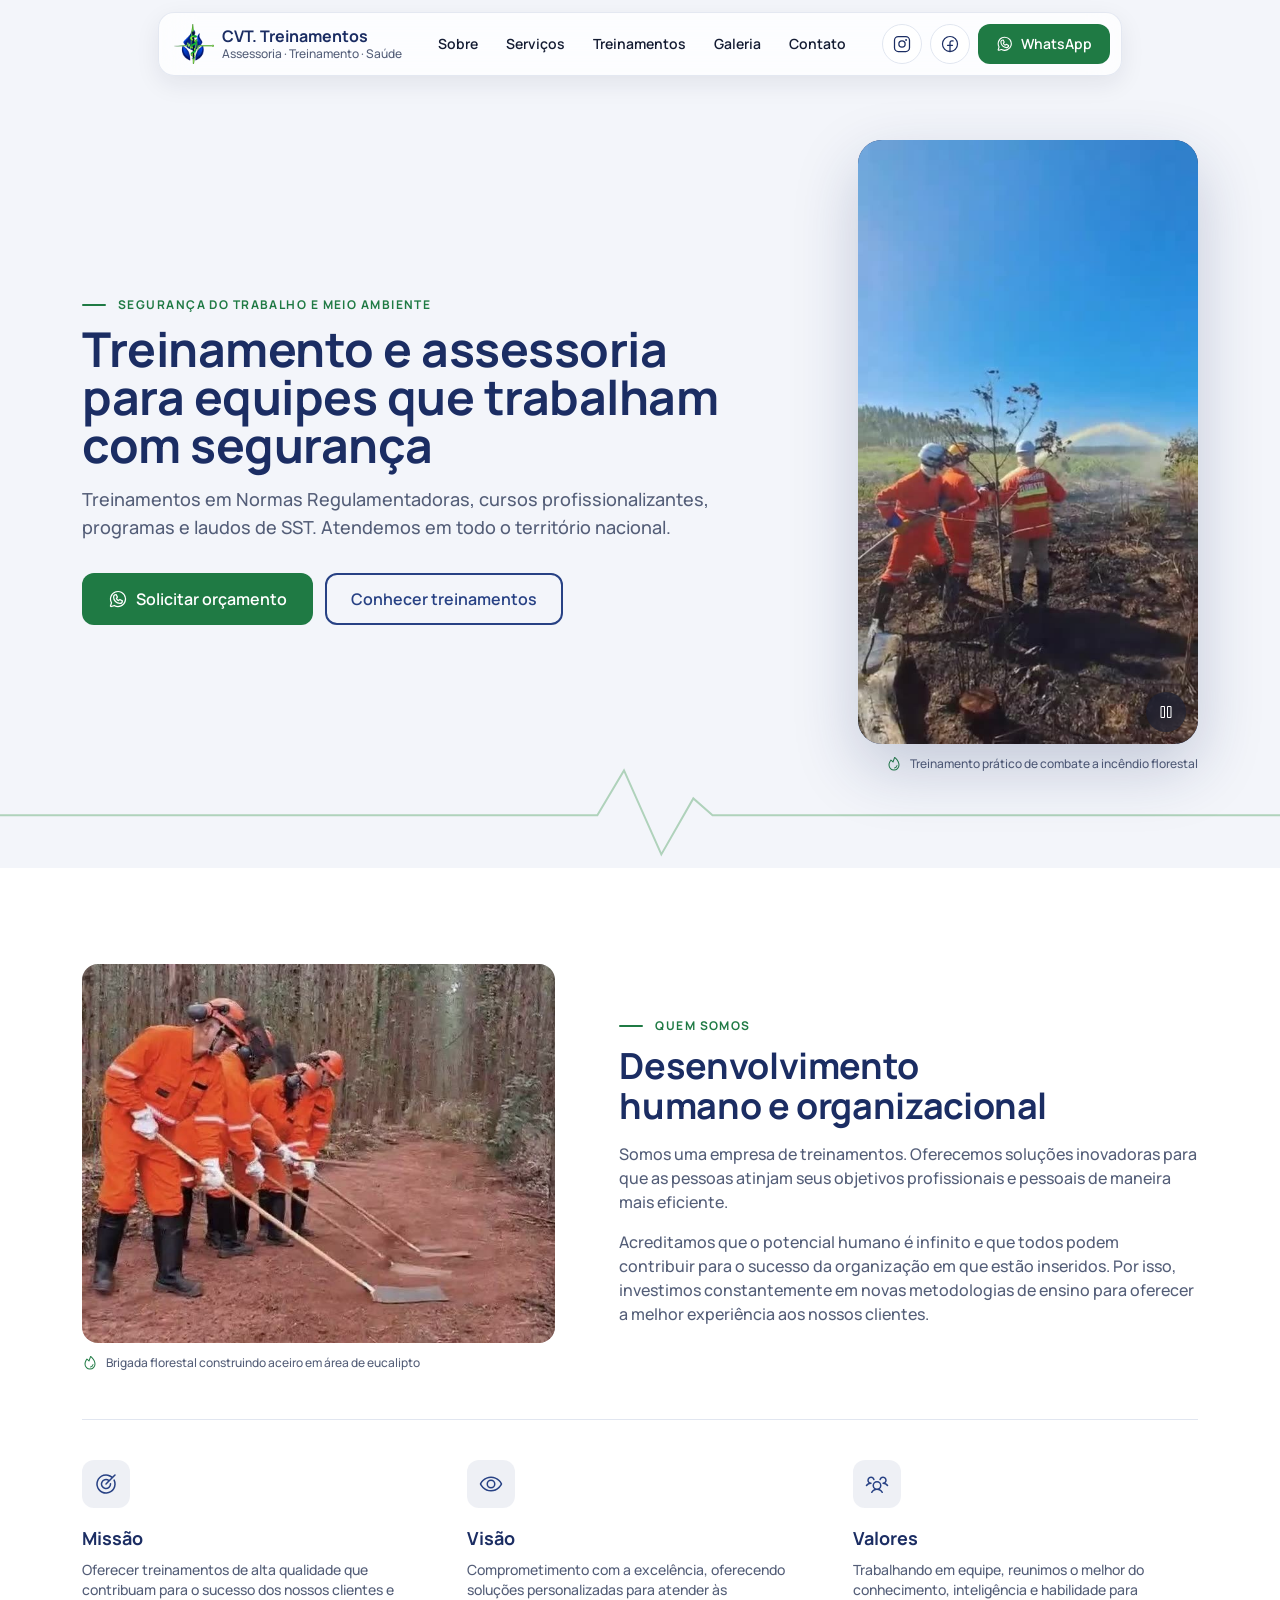
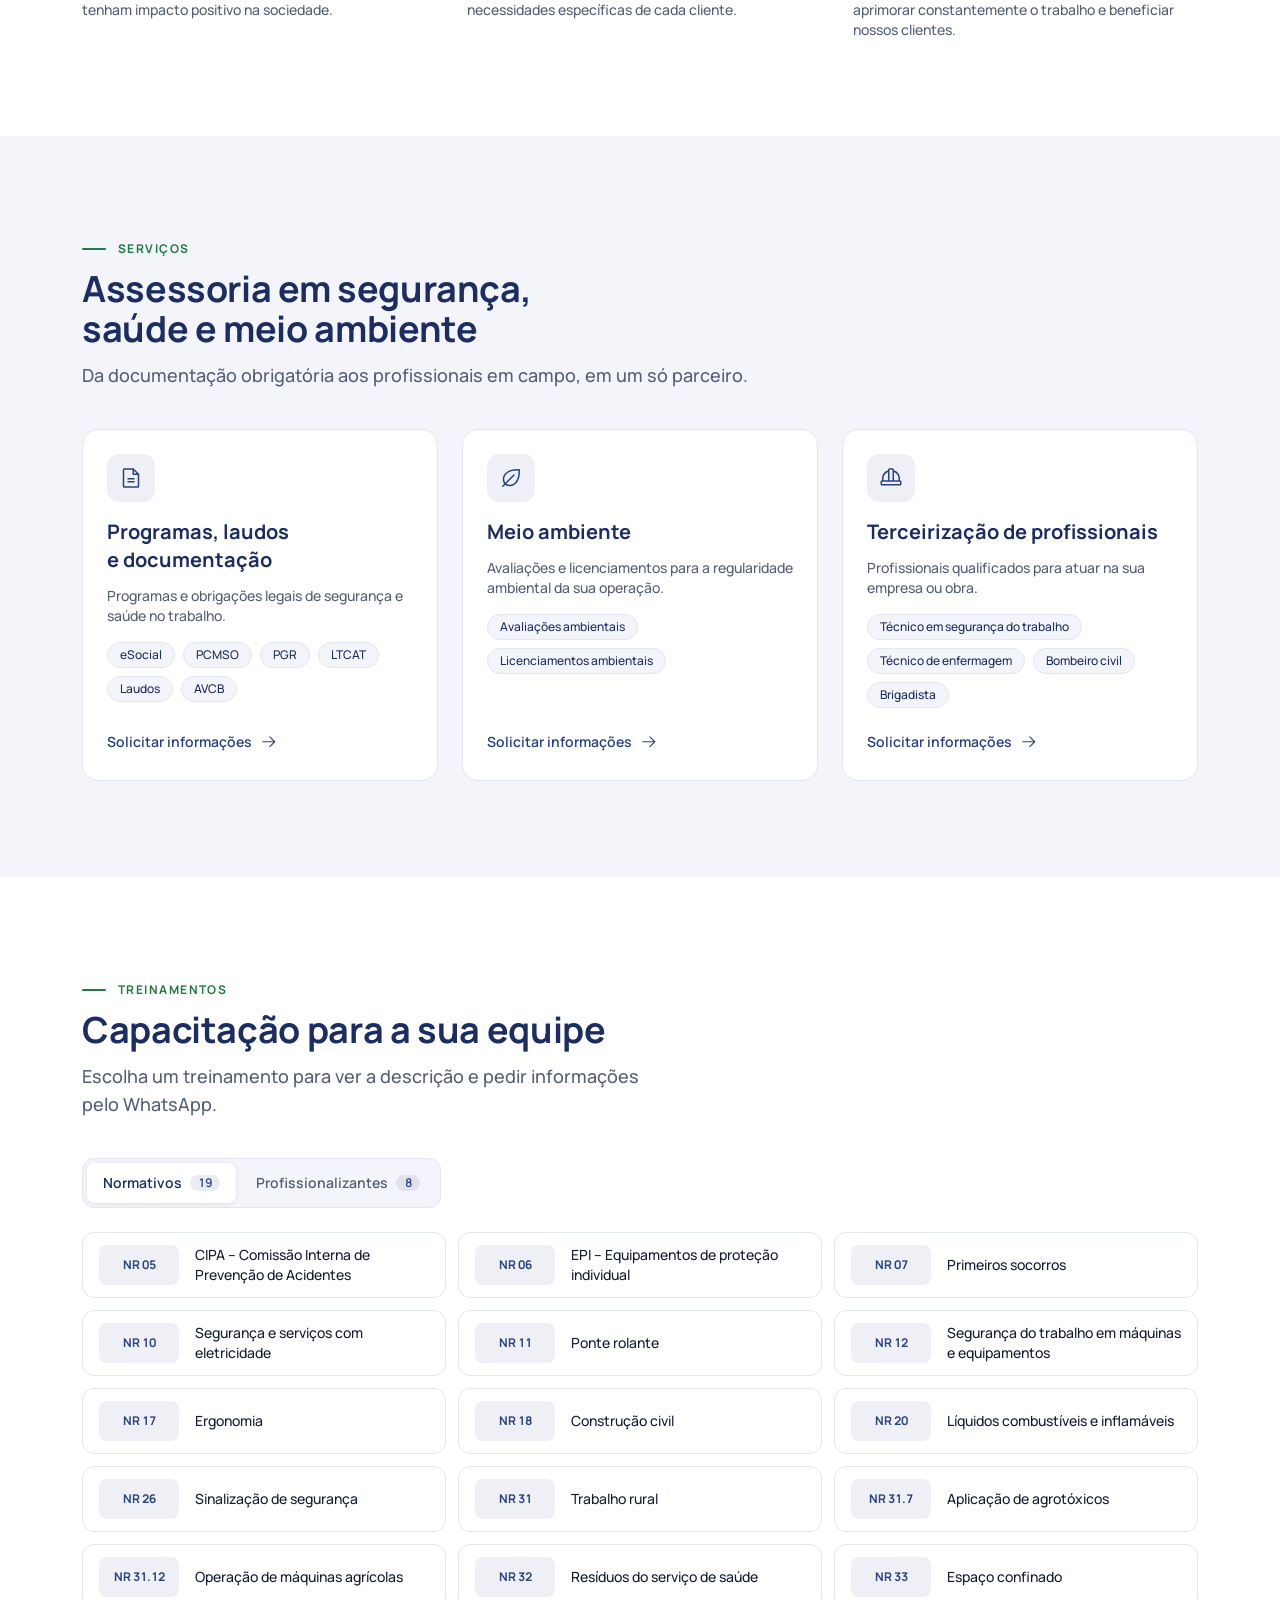
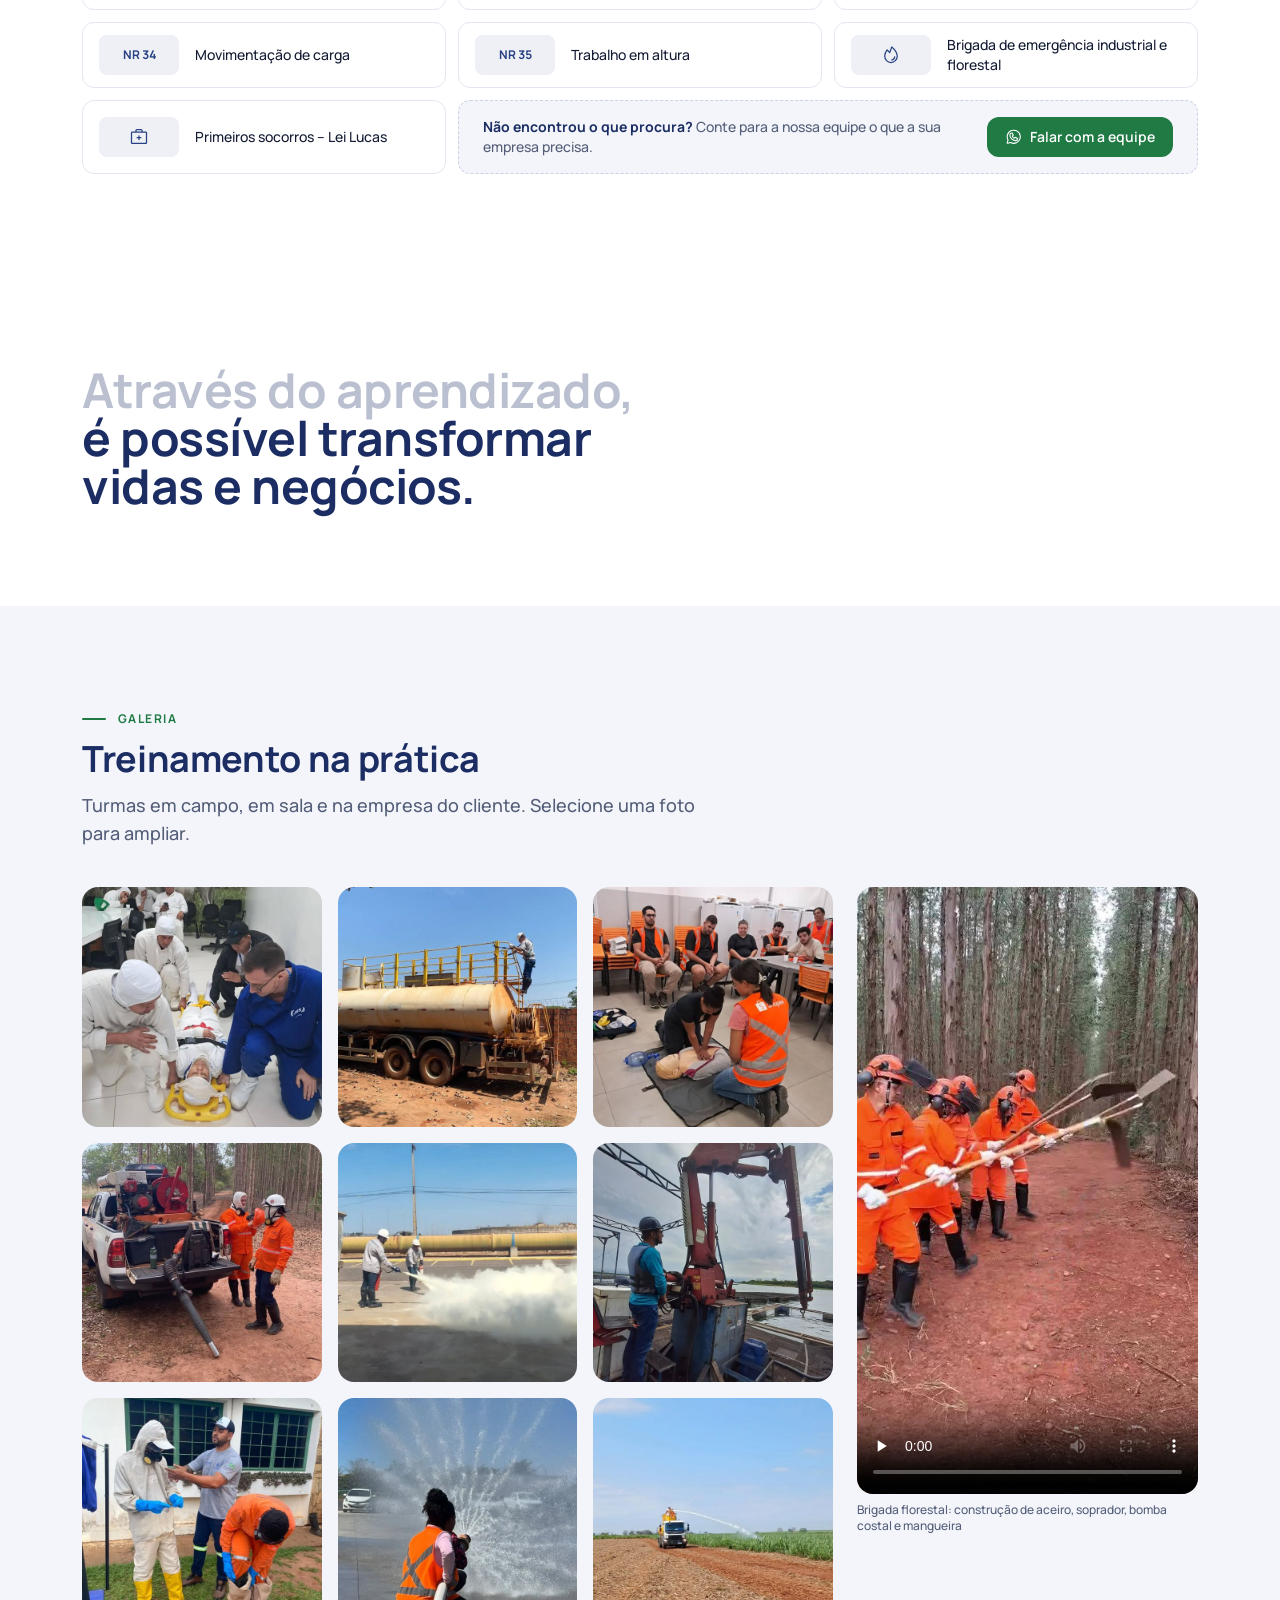
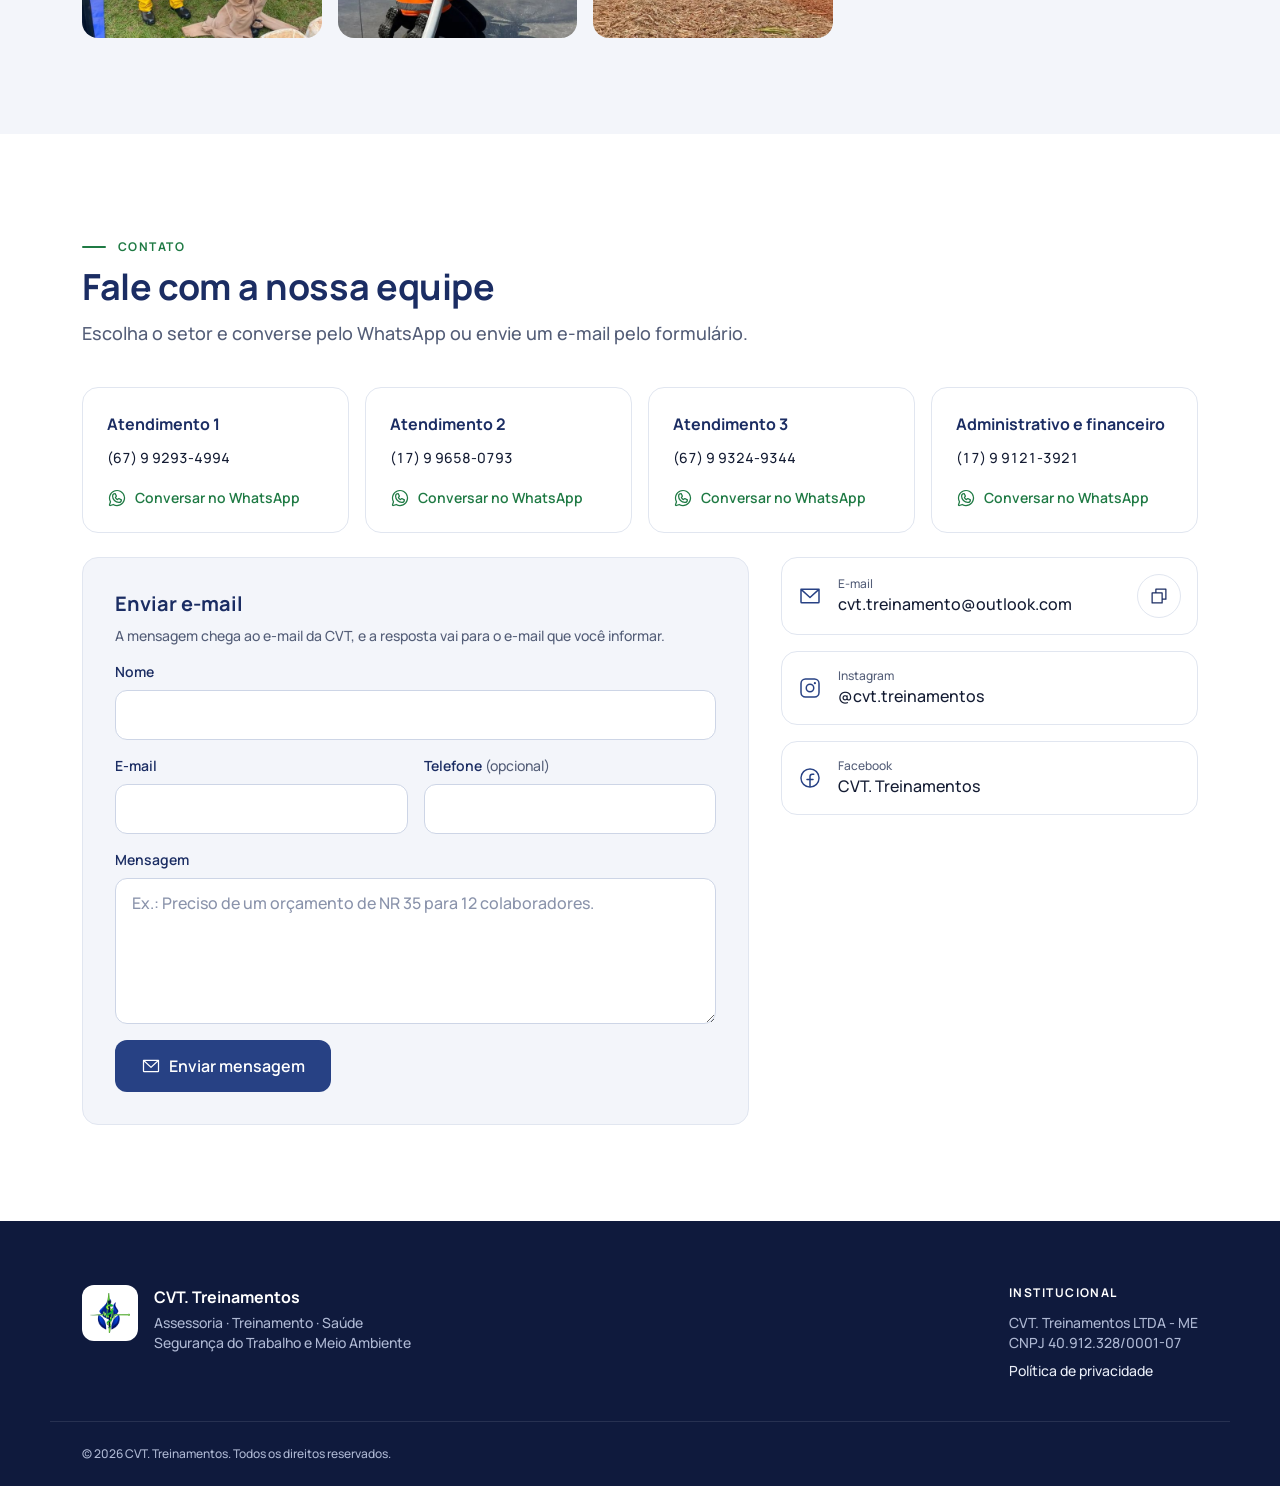
<file: index.html>
<!DOCTYPE html>
<html lang="pt-BR">
<head>
  <meta charset="utf-8">
  <meta name="viewport" content="width=device-width, initial-scale=1, viewport-fit=cover">
  <title>CVT. Treinamentos | Treinamentos de NR e segurança do trabalho</title>
  <meta name="claude:viewport-fit-sides" content="cover">
  <meta name="description" content="CVT. Treinamentos: assessoria, treinamento e saúde em Segurança do Trabalho e Meio Ambiente. Treinamentos normativos (NRs), cursos profissionalizantes e serviços técnicos, com atendimento em todo o território nacional.">
  <meta name="theme-color" content="#1B2D63">
  <link rel="canonical" href="https://brunoverteiro.github.io/cvt-treinamentos/">

  <!-- Compartilhamento em redes sociais -->
  <meta property="og:type" content="website">
  <meta property="og:locale" content="pt_BR">
  <meta property="og:site_name" content="CVT. Treinamentos">
  <meta property="og:title" content="CVT. Treinamentos | Segurança do Trabalho e Meio Ambiente">
  <meta property="og:description" content="Treinamentos normativos, cursos profissionalizantes e assessoria em SST e meio ambiente. Atendemos em todo o território nacional.">
  <meta property="og:image" content="https://brunoverteiro.github.io/cvt-treinamentos/assets/img/og-image.jpg">
  <meta property="og:url" content="https://brunoverteiro.github.io/cvt-treinamentos/">
  <meta name="twitter:card" content="summary_large_image">

  <link rel="icon" href="assets/img/favicon.ico" sizes="any">
  <link rel="icon" type="image/png" href="assets/img/favicon.png">
  <link rel="apple-touch-icon" href="assets/img/apple-touch-icon.png">

  <link rel="preconnect" href="https://fonts.googleapis.com">
  <link rel="preconnect" href="https://fonts.gstatic.com" crossorigin>
  <link rel="stylesheet" href="https://fonts.googleapis.com/css2?family=Manrope:wght@400..700&display=swap">
  <link rel="stylesheet" href="assets/css/style.css">

  <script type="application/ld+json">
  {
    "@context": "https://schema.org",
    "@type": "Organization",
    "name": "CVT. Treinamentos",
    "legalName": "CVT. Treinamentos LTDA - ME",
    "taxID": "40.912.328/0001-07",
    "email": "cvt.treinamento@outlook.com",
    "areaServed": "BR",
    "sameAs": ["https://www.instagram.com/cvt.treinamentos/", "https://www.facebook.com/profile.php?id=100077913902114", "https://linktr.ee/cvttreinamentos"]
  }
  </script>
</head>
<body>

<!-- Ícones (SVG sprite) -->
<svg width="0" height="0" style="position:absolute" aria-hidden="true">
  <defs>
    <symbol id="i-arrow" viewBox="0 0 256 256" fill="currentColor"><path d="M221.66,133.66l-72,72a8,8,0,0,1-11.32-11.32L196.69,136H40a8,8,0,0,1,0-16H196.69L138.34,61.66a8,8,0,0,1,11.32-11.32l72,72A8,8,0,0,1,221.66,133.66Z"/></symbol>
    <symbol id="i-bug" viewBox="0 0 256 256" fill="currentColor"><path d="M144,92a12,12,0,1,1,12,12A12,12,0,0,1,144,92ZM100,80a12,12,0,1,0,12,12A12,12,0,0,0,100,80Zm116,64A87.76,87.76,0,0,1,213,167l22.24,9.72A8,8,0,0,1,232,192a7.89,7.89,0,0,1-3.2-.67L207.38,182a88,88,0,0,1-158.76,0L27.2,191.33A7.89,7.89,0,0,1,24,192a8,8,0,0,1-3.2-15.33L43,167A87.76,87.76,0,0,1,40,144v-8H16a8,8,0,0,1,0-16H40v-8a87.76,87.76,0,0,1,3-23L20.8,79.33a8,8,0,1,1,6.4-14.66L48.62,74a88,88,0,0,1,158.76,0l21.42-9.36a8,8,0,0,1,6.4,14.66L213,89.05a87.76,87.76,0,0,1,3,23v8h24a8,8,0,0,1,0,16H216ZM56,120H200v-8a72,72,0,0,0-144,0Zm64,95.54V136H56v8A72.08,72.08,0,0,0,120,215.54ZM200,144v-8H136v79.54A72.08,72.08,0,0,0,200,144Z"/></symbol>
    <symbol id="i-close" viewBox="0 0 256 256" fill="currentColor"><path d="M205.66,194.34a8,8,0,0,1-11.32,11.32L128,139.31,61.66,205.66a8,8,0,0,1-11.32-11.32L116.69,128,50.34,61.66A8,8,0,0,1,61.66,50.34L128,116.69l66.34-66.35a8,8,0,0,1,11.32,11.32L139.31,128Z"/></symbol>
    <symbol id="i-copy" viewBox="0 0 256 256" fill="currentColor"><path d="M216,32H88a8,8,0,0,0-8,8V80H40a8,8,0,0,0-8,8V216a8,8,0,0,0,8,8H168a8,8,0,0,0,8-8V176h40a8,8,0,0,0,8-8V40A8,8,0,0,0,216,32ZM160,208H48V96H160Zm48-48H176V88a8,8,0,0,0-8-8H96V48H208Z"/></symbol>
    <symbol id="i-eye" viewBox="0 0 256 256" fill="currentColor"><path d="M247.31,124.76c-.35-.79-8.82-19.58-27.65-38.41C194.57,61.26,162.88,48,128,48S61.43,61.26,36.34,86.35C17.51,105.18,9,124,8.69,124.76a8,8,0,0,0,0,6.5c.35.79,8.82,19.57,27.65,38.4C61.43,194.74,93.12,208,128,208s66.57-13.26,91.66-38.34c18.83-18.83,27.3-37.61,27.65-38.4A8,8,0,0,0,247.31,124.76ZM128,192c-30.78,0-57.67-11.19-79.93-33.25A133.47,133.47,0,0,1,25,128,133.33,133.33,0,0,1,48.07,97.25C70.33,75.19,97.22,64,128,64s57.67,11.19,79.93,33.25A133.46,133.46,0,0,1,231.05,128C223.84,141.46,192.43,192,128,192Zm0-112a48,48,0,1,0,48,48A48.05,48.05,0,0,0,128,80Zm0,80a32,32,0,1,1,32-32A32,32,0,0,1,128,160Z"/></symbol>
    <symbol id="i-fb" viewBox="0 0 256 256" fill="currentColor"><path d="M128,24A104,104,0,1,0,232,128,104.11,104.11,0,0,0,128,24Zm8,191.63V152h24a8,8,0,0,0,0-16H136V112a16,16,0,0,1,16-16h16a8,8,0,0,0,0-16H152a32,32,0,0,0-32,32v24H96a8,8,0,0,0,0,16h24v63.63a88,88,0,1,1,16,0Z"/></symbol>
    <symbol id="i-file" viewBox="0 0 256 256" fill="currentColor"><path d="M213.66,82.34l-56-56A8,8,0,0,0,152,24H56A16,16,0,0,0,40,40V216a16,16,0,0,0,16,16H200a16,16,0,0,0,16-16V88A8,8,0,0,0,213.66,82.34ZM160,51.31,188.69,80H160ZM200,216H56V40h88V88a8,8,0,0,0,8,8h48V216Zm-32-80a8,8,0,0,1-8,8H96a8,8,0,0,1,0-16h64A8,8,0,0,1,168,136Zm0,32a8,8,0,0,1-8,8H96a8,8,0,0,1,0-16h64A8,8,0,0,1,168,168Z"/></symbol>
    <symbol id="i-firstaid" viewBox="0 0 256 256" fill="currentColor"><path d="M216,56H176V48a24,24,0,0,0-24-24H104A24,24,0,0,0,80,48v8H40A16,16,0,0,0,24,72V200a16,16,0,0,0,16,16H216a16,16,0,0,0,16-16V72A16,16,0,0,0,216,56ZM96,48a8,8,0,0,1,8-8h48a8,8,0,0,1,8,8v8H96ZM216,200H40V72H216V200Zm-56-64a8,8,0,0,1-8,8H136v16a8,8,0,0,1-16,0V144H104a8,8,0,0,1,0-16h16V112a8,8,0,0,1,16,0v16h16A8,8,0,0,1,160,136Z"/></symbol>
    <symbol id="i-flame" viewBox="0 0 256 256" fill="currentColor"><path d="M183.89,153.34a57.6,57.6,0,0,1-46.56,46.55A8.75,8.75,0,0,1,136,200a8,8,0,0,1-1.32-15.89c16.57-2.79,30.63-16.85,33.44-33.45a8,8,0,0,1,15.78,2.68ZM216,144a88,88,0,0,1-176,0c0-27.92,11-56.47,32.66-84.85a8,8,0,0,1,11.93-.89l24.12,23.41,22-60.41a8,8,0,0,1,12.63-3.41C165.21,36,216,84.55,216,144Zm-16,0c0-46.09-35.79-85.92-58.21-106.33L119.52,98.74a8,8,0,0,1-13.09,3L80.06,76.16C64.09,99.21,56,122,56,144a72,72,0,0,0,144,0Z"/></symbol>
    <symbol id="i-flask" viewBox="0 0 256 256" fill="currentColor"><path d="M221.69,199.77,160,96.92V40h8a8,8,0,0,0,0-16H88a8,8,0,0,0,0,16h8V96.92L34.31,199.77A16,16,0,0,0,48,224H208a16,16,0,0,0,13.72-24.23ZM110.86,103.25A7.93,7.93,0,0,0,112,99.14V40h32V99.14a7.93,7.93,0,0,0,1.14,4.11L183.36,167c-12,2.37-29.07,1.37-51.75-10.11-15.91-8.05-31.05-12.32-45.22-12.81ZM48,208l28.54-47.58c14.25-1.74,30.31,1.85,47.82,10.72,19,9.61,35,12.88,48,12.88a69.89,69.89,0,0,0,19.55-2.7L208,208Z"/></symbol>
    <symbol id="i-helmet" viewBox="0 0 256 256" fill="currentColor"><path d="M224,152V136a96.37,96.37,0,0,0-64-90.51V40a16,16,0,0,0-16-16H112A16,16,0,0,0,96,40v5.49A96.37,96.37,0,0,0,32,136v16a16,16,0,0,0-16,16v24a16,16,0,0,0,16,16H224a16,16,0,0,0,16-16V168A16,16,0,0,0,224,152Zm-16-16v16H160V62.67A80.36,80.36,0,0,1,208,136ZM144,40V152H112V40ZM48,136A80.36,80.36,0,0,1,96,62.67V152H48Zm176,56H32V168H224v24Z"/></symbol>
    <symbol id="i-insta" viewBox="0 0 256 256" fill="currentColor"><path d="M128,80a48,48,0,1,0,48,48A48.05,48.05,0,0,0,128,80Zm0,80a32,32,0,1,1,32-32A32,32,0,0,1,128,160ZM176,24H80A56.06,56.06,0,0,0,24,80v96a56.06,56.06,0,0,0,56,56h96a56.06,56.06,0,0,0,56-56V80A56.06,56.06,0,0,0,176,24Zm40,152a40,40,0,0,1-40,40H80a40,40,0,0,1-40-40V80A40,40,0,0,1,80,40h96a40,40,0,0,1,40,40ZM192,76a12,12,0,1,1-12-12A12,12,0,0,1,192,76Z"/></symbol>
    <symbol id="i-leaf" viewBox="0 0 256 256" fill="currentColor"><path d="M223.45,40.07a8,8,0,0,0-7.52-7.52C139.8,28.08,78.82,51,52.82,94a87.09,87.09,0,0,0-12.76,49c.57,15.92,5.21,32,13.79,47.85l-19.51,19.5a8,8,0,0,0,11.32,11.32l19.5-19.51C81,210.73,97.09,215.37,113,215.94q1.67.06,3.33.06A86.93,86.93,0,0,0,162,203.18C205,177.18,227.93,116.21,223.45,40.07ZM153.75,189.5c-22.75,13.78-49.68,14-76.71.77l88.63-88.62a8,8,0,0,0-11.32-11.32L65.73,179c-13.19-27-13-54,.77-76.71,22.09-36.47,74.6-56.44,141.31-54.06C210.2,114.89,190.22,167.41,153.75,189.5Z"/></symbol>
    <symbol id="i-mail" viewBox="0 0 256 256" fill="currentColor"><path d="M224,48H32a8,8,0,0,0-8,8V192a16,16,0,0,0,16,16H216a16,16,0,0,0,16-16V56A8,8,0,0,0,224,48ZM203.43,64,128,133.15,52.57,64ZM216,192H40V74.19l82.59,75.71a8,8,0,0,0,10.82,0L216,74.19V192Z"/></symbol>
    <symbol id="i-pause" viewBox="0 0 256 256" fill="currentColor"><path d="M200,32H160a16,16,0,0,0-16,16V208a16,16,0,0,0,16,16h40a16,16,0,0,0,16-16V48A16,16,0,0,0,200,32Zm0,176H160V48h40ZM96,32H56A16,16,0,0,0,40,48V208a16,16,0,0,0,16,16H96a16,16,0,0,0,16-16V48A16,16,0,0,0,96,32Zm0,176H56V48H96Z"/></symbol>
    <symbol id="i-play" viewBox="0 0 256 256" fill="currentColor"><path d="M232.4,114.49,88.32,26.35a16,16,0,0,0-16.2-.3A15.86,15.86,0,0,0,64,39.87V216.13A15.94,15.94,0,0,0,80,232a16.07,16.07,0,0,0,8.36-2.35L232.4,141.51a15.81,15.81,0,0,0,0-27ZM80,215.94V40l143.83,88Z"/></symbol>
    <symbol id="i-shield" viewBox="0 0 256 256" fill="currentColor"><path d="M208,40H48A16,16,0,0,0,32,56v56c0,52.72,25.52,84.67,46.93,102.19,23.06,18.86,46,25.26,47,25.53a8,8,0,0,0,4.2,0c1-.27,23.91-6.67,47-25.53C198.48,196.67,224,164.72,224,112V56A16,16,0,0,0,208,40Zm0,72c0,37.07-13.66,67.16-40.6,89.42A129.3,129.3,0,0,1,128,223.62a128.25,128.25,0,0,1-38.92-21.81C61.82,179.51,48,149.3,48,112l0-56,160,0ZM82.34,141.66a8,8,0,0,1,11.32-11.32L112,148.69l50.34-50.35a8,8,0,0,1,11.32,11.32l-56,56a8,8,0,0,1-11.32,0Z"/></symbol>
    <symbol id="i-steering" viewBox="0 0 256 256" fill="currentColor"><path d="M128,152a12,12,0,1,1,12-12A12,12,0,0,1,128,152Zm104-24A104,104,0,1,1,128,24,104.11,104.11,0,0,1,232,128ZM40,128v.33a135.93,135.93,0,0,1,176,0V128a88,88,0,0,0-176,0Zm67.5,85.58L90.45,168H49.63A88.35,88.35,0,0,0,107.5,213.58ZM128,216c.83,0,1.66,0,2.49,0l20.07-53.57a16.07,16.07,0,0,1,15-10.39h47.12c.38-1.31.72-2.64,1-4a120,120,0,0,0-171.4,0c.31,1.34.65,2.67,1,4H90.45a16.08,16.08,0,0,1,15,10.4l20,53.56C126.31,216,127.15,216,128,216Zm78.37-48H165.55l-17.09,45.59A88.34,88.34,0,0,0,206.37,168Z"/></symbol>
    <symbol id="i-target" viewBox="0 0 256 256" fill="currentColor"><path d="M221.87,83.16A104.1,104.1,0,1,1,195.67,49l22.67-22.68a8,8,0,0,1,11.32,11.32l-96,96a8,8,0,0,1-11.32-11.32l27.72-27.72a40,40,0,1,0,17.87,31.09,8,8,0,1,1,16-.9,56,56,0,1,1-22.38-41.65L184.3,60.39a87.88,87.88,0,1,0,23.13,29.67,8,8,0,0,1,14.44-6.9Z"/></symbol>
    <symbol id="i-users" viewBox="0 0 256 256" fill="currentColor"><path d="M244.8,150.4a8,8,0,0,1-11.2-1.6A51.6,51.6,0,0,0,192,128a8,8,0,0,1-7.37-4.89,8,8,0,0,1,0-6.22A8,8,0,0,1,192,112a24,24,0,1,0-23.24-30,8,8,0,1,1-15.5-4A40,40,0,1,1,219,117.51a67.94,67.94,0,0,1,27.43,21.68A8,8,0,0,1,244.8,150.4ZM190.92,212a8,8,0,1,1-13.84,8,57,57,0,0,0-98.16,0,8,8,0,1,1-13.84-8,72.06,72.06,0,0,1,33.74-29.92,48,48,0,1,1,58.36,0A72.06,72.06,0,0,1,190.92,212ZM128,176a32,32,0,1,0-32-32A32,32,0,0,0,128,176ZM72,120a8,8,0,0,0-8-8A24,24,0,1,1,87.24,82a8,8,0,1,0,15.5-4A40,40,0,1,0,37,117.51,67.94,67.94,0,0,0,9.6,139.19a8,8,0,1,0,12.8,9.61A51.6,51.6,0,0,1,64,128,8,8,0,0,0,72,120Z"/></symbol>
    <symbol id="i-wa" viewBox="0 0 256 256" fill="currentColor"><path d="M187.58,144.84l-32-16a8,8,0,0,0-8,.5l-14.69,9.8a40.55,40.55,0,0,1-16-16l9.8-14.69a8,8,0,0,0,.5-8l-16-32A8,8,0,0,0,104,64a40,40,0,0,0-40,40,88.1,88.1,0,0,0,88,88,40,40,0,0,0,40-40A8,8,0,0,0,187.58,144.84ZM152,176a72.08,72.08,0,0,1-72-72A24,24,0,0,1,99.29,80.46l11.48,23L101,118a8,8,0,0,0-.73,7.51,56.47,56.47,0,0,0,30.15,30.15A8,8,0,0,0,138,155l14.61-9.74,23,11.48A24,24,0,0,1,152,176ZM128,24A104,104,0,0,0,36.18,176.88L24.83,210.93a16,16,0,0,0,20.24,20.24l34.05-11.35A104,104,0,1,0,128,24Zm0,192a87.87,87.87,0,0,1-44.06-11.81,8,8,0,0,0-6.54-.67L40,216,52.47,178.6a8,8,0,0,0-.66-6.54A88,88,0,1,1,128,216Z"/></symbol>
  </defs>
</svg>

<a class="skip-link" href="#conteudo">Pular para o conteúdo</a>

<!-- ============ CABEÇALHO ============ -->
<header class="site-header" id="topo">
  <div class="header-inner">
    <a class="brand" href="#topo">
      <img src="assets/img/logo-simbolo.png" alt="" width="40" height="39">
      <span class="brand-text">
        <strong>CVT. Treinamentos</strong>
        <small>Assessoria · Treinamento · Saúde</small>
      </span>
    </a>

    <nav class="main-nav" id="menu" aria-label="Navegação principal">
      <ul>
        <li style="--i:0"><a href="#sobre">Sobre</a></li>
        <li style="--i:1"><a href="#servicos">Serviços</a></li>
        <li style="--i:2"><a href="#treinamentos">Treinamentos</a></li>
        <li style="--i:3"><a href="#galeria">Galeria</a></li>
        <li style="--i:4"><a href="#contato">Contato</a></li>
      </ul>
      <div class="social social-menu" style="--i:5">
        <a class="social-pill" href="https://www.instagram.com/cvt.treinamentos/" target="_blank" rel="noopener" data-social="instagram"><svg class="ico" aria-hidden="true"><use href="#i-insta"/></svg>Instagram</a>
        <a class="social-pill" href="#" target="_blank" rel="noopener" data-social="facebook" hidden><svg class="ico" aria-hidden="true"><use href="#i-fb"/></svg>Facebook</a>
      </div>
    </nav>

    <div class="header-actions">
      <div class="social social-header">
        <a class="social-btn" href="https://www.instagram.com/cvt.treinamentos/" target="_blank" rel="noopener" data-social="instagram" aria-label="Instagram da CVT. Treinamentos"><svg class="ico" aria-hidden="true"><use href="#i-insta"/></svg></a>
        <a class="social-btn" href="#" target="_blank" rel="noopener" data-social="facebook" aria-label="Facebook da CVT. Treinamentos" hidden><svg class="ico" aria-hidden="true"><use href="#i-fb"/></svg></a>
      </div>
      <button class="btn btn-wa btn-sm" type="button" data-wa-open aria-label="Falar pelo WhatsApp">
        <svg class="ico" aria-hidden="true"><use href="#i-wa"/></svg>
        <span class="hide-xs">WhatsApp</span>
      </button>
      <button class="menu-toggle" type="button" aria-controls="menu" aria-expanded="false" aria-label="Abrir menu">
        <span class="bar"></span><span class="bar"></span>
      </button>
    </div>
  </div>
</header>

<main id="conteudo">

  <!-- ============ HERO ============ -->
  <section class="hero" id="inicio" aria-labelledby="hero-title">
    <svg class="hero-pulse" viewBox="0 0 1200 200" preserveAspectRatio="none" aria-hidden="true">
      <path d="M0 120 H520 L560 120 L585 40 L620 190 L650 90 L668 120 H1200"/>
    </svg>
    <div class="wrap hero-grid">
      <div class="hero-copy">
        <p class="eyebrow">Segurança do Trabalho e Meio Ambiente</p>
        <h1 id="hero-title">Treinamento e assessoria<br class="br-md"> para equipes que trabalham<br class="br-md"> com segurança</h1>
        <p class="lead">Treinamentos em Normas Regulamentadoras, cursos profissionalizantes, programas e laudos de SST. Atendemos em todo o território nacional.</p>
        <div class="hero-ctas">
          <button class="btn btn-wa btn-lg" type="button" data-wa-open>
            <svg class="ico" aria-hidden="true"><use href="#i-wa"/></svg>
            Solicitar orçamento
          </button>
          <a class="btn btn-ghost btn-lg" href="#treinamentos">Conhecer treinamentos</a>
        </div>
      </div>

      <figure class="hero-media">
        <div class="video-frame">
          <video id="hero-video" src="assets/video/hero-loop.mp4" poster="assets/img/video-poster.jpg"
                 muted loop playsinline autoplay preload="metadata"></video>
          <button class="video-toggle" type="button" aria-label="Pausar vídeo" data-state="playing">
            <svg class="ico ico-pause" aria-hidden="true"><use href="#i-pause"/></svg>
            <svg class="ico ico-play" aria-hidden="true"><use href="#i-play"/></svg>
          </button>
        </div>
        <figcaption><svg class="ico" aria-hidden="true"><use href="#i-flame"/></svg>Treinamento prático de combate a incêndio florestal</figcaption>
      </figure>
    </div>
  </section>

  <!-- ============ SOBRE ============ -->
  <section class="section" id="sobre" aria-labelledby="sobre-title">
    <div class="wrap">
      <div class="about-grid">
        <figure class="about-media reveal">
          <div class="about-photo">
            <img src="assets/img/sobre-brigada.jpg" alt="Brigadistas de macacão laranja e capacete construindo aceiro com ferramentas manuais em área de eucalipto" width="719" height="572" loading="lazy">
          </div>
          <figcaption><svg class="ico" aria-hidden="true"><use href="#i-flame"/></svg>Brigada florestal construindo aceiro em área de eucalipto</figcaption>
        </figure>
        <div class="about-copy reveal">
          <p class="eyebrow">Quem somos</p>
          <h2 id="sobre-title">Desenvolvimento humano e organizacional</h2>
          <p>Somos uma empresa de treinamentos. Oferecemos soluções inovadoras para que as pessoas atinjam seus objetivos profissionais e pessoais de maneira mais eficiente.</p>
          <p>Acreditamos que o potencial humano é infinito e que todos podem contribuir para o sucesso da organização em que estão inseridos. Por isso, investimos constantemente em novas metodologias de ensino para oferecer a melhor experiência aos nossos clientes.</p>
        </div>
      </div>

      <div class="mvv">
        <article class="mvv-item reveal">
          <span class="icon-badge"><svg class="ico" aria-hidden="true"><use href="#i-target"/></svg></span>
          <h3>Missão</h3>
          <p>Oferecer treinamentos de alta qualidade que contribuam para o sucesso dos nossos clientes e tenham impacto positivo na sociedade.</p>
        </article>
        <article class="mvv-item reveal">
          <span class="icon-badge"><svg class="ico" aria-hidden="true"><use href="#i-eye"/></svg></span>
          <h3>Visão</h3>
          <p>Comprometimento com a excelência, oferecendo soluções personalizadas para atender às necessidades específicas de cada cliente.</p>
        </article>
        <article class="mvv-item reveal">
          <span class="icon-badge"><svg class="ico" aria-hidden="true"><use href="#i-users"/></svg></span>
          <h3>Valores</h3>
          <p>Trabalhando em equipe, reunimos o melhor do conhecimento, inteligência e habilidade para aprimorar constantemente o trabalho e beneficiar nossos clientes.</p>
        </article>
      </div>
    </div>
  </section>

  <!-- ============ SERVIÇOS ============ -->
  <section class="section section-alt" id="servicos" aria-labelledby="servicos-title">
    <div class="wrap">
      <header class="section-head">
        <p class="eyebrow">Serviços</p>
        <h2 id="servicos-title">Assessoria em segurança, saúde e meio ambiente</h2>
        <p>Da documentação obrigatória aos profissionais em campo, em um só parceiro.</p>
      </header>

      <div class="services">
        <article class="service reveal">
          <span class="icon-badge"><svg class="ico" aria-hidden="true"><use href="#i-file"/></svg></span>
          <h3>Programas, laudos e documentação</h3>
          <p>Programas e obrigações legais de segurança e saúde no trabalho.</p>
          <ul class="tags">
            <li>eSocial</li><li>PCMSO</li><li>PGR</li><li>LTCAT</li><li>Laudos</li><li>AVCB</li>
          </ul>
          <button class="link-btn" type="button" data-wa-open data-subject="Programas, laudos e documentação (eSocial, PCMSO, PGR, LTCAT, laudos, AVCB)">
            Solicitar informações <svg class="ico" aria-hidden="true"><use href="#i-arrow"/></svg>
          </button>
        </article>

        <article class="service reveal">
          <span class="icon-badge"><svg class="ico" aria-hidden="true"><use href="#i-leaf"/></svg></span>
          <h3>Meio ambiente</h3>
          <p>Avaliações e licenciamentos para a regularidade ambiental da sua operação.</p>
          <ul class="tags">
            <li>Avaliações ambientais</li><li>Licenciamentos ambientais</li>
          </ul>
          <button class="link-btn" type="button" data-wa-open data-subject="Avaliações e licenciamentos ambientais">
            Solicitar informações <svg class="ico" aria-hidden="true"><use href="#i-arrow"/></svg>
          </button>
        </article>

        <article class="service reveal">
          <span class="icon-badge"><svg class="ico" aria-hidden="true"><use href="#i-helmet"/></svg></span>
          <h3>Terceirização de profissionais</h3>
          <p>Profissionais qualificados para atuar na sua empresa ou obra.</p>
          <ul class="tags">
            <li>Técnico em segurança do trabalho</li><li>Técnico de enfermagem</li><li>Bombeiro civil</li><li>Brigadista</li>
          </ul>
          <button class="link-btn" type="button" data-wa-open data-subject="Terceirização de profissionais">
            Solicitar informações <svg class="ico" aria-hidden="true"><use href="#i-arrow"/></svg>
          </button>
        </article>
      </div>
    </div>
  </section>

  <!-- ============ TREINAMENTOS ============ -->
  <section class="section" id="treinamentos" aria-labelledby="treinamentos-title">
    <div class="wrap">
      <header class="section-head">
        <p class="eyebrow">Treinamentos</p>
        <h2 id="treinamentos-title">Capacitação para a sua equipe</h2>
        <p>Escolha um treinamento para ver a descrição e pedir informações pelo WhatsApp.</p>
      </header>

      <div class="tabs" role="tablist" aria-label="Categorias de treinamento">
        <button class="tab" type="button" role="tab" id="tab-nr" aria-controls="painel-nr" aria-selected="true">Normativos <span class="count">19</span></button>
        <button class="tab" type="button" role="tab" id="tab-prof" aria-controls="painel-prof" aria-selected="false" tabindex="-1">Profissionalizantes <span class="count">8</span></button>
      </div>

      <div class="tab-panel" id="painel-nr" role="tabpanel" aria-labelledby="tab-nr">
        <h3 class="sr-only">Treinamentos normativos</h3>
        <ul class="course-grid">
          <li><button class="course" type="button" data-wa-open data-title="NR 05 – CIPA – Comissão Interna de Prevenção de Acidentes" data-desc="Capacitação dos membros da CIPA para identificar riscos, investigar acidentes e promover a prevenção no ambiente de trabalho." data-subject="NR 05 – CIPA"><span class="code">NR 05</span><span class="name">CIPA – Comissão Interna de Prevenção de Acidentes</span></button></li>
          <li><button class="course" type="button" data-wa-open data-title="NR 06 – EPI – Equipamentos de proteção individual" data-desc="Seleção, uso correto, conservação e guarda dos equipamentos de proteção individual." data-subject="NR 06 – EPI"><span class="code">NR 06</span><span class="name">EPI – Equipamentos de proteção individual</span></button></li>
          <li><button class="course" type="button" data-wa-open data-title="NR 07 – Primeiros socorros" data-desc="Atendimento inicial a vítimas de acidentes e mal súbito até a chegada do socorro especializado." data-subject="NR 07 – Primeiros socorros"><span class="code">NR 07</span><span class="name">Primeiros socorros</span></button></li>
          <li><button class="course" type="button" data-wa-open data-title="NR 10 – Segurança e serviços com eletricidade" data-desc="Riscos elétricos, medidas de controle e procedimentos seguros para quem atua em instalações e serviços com eletricidade." data-subject="NR 10 – Segurança em eletricidade"><span class="code">NR 10</span><span class="name">Segurança e serviços com eletricidade</span></button></li>
          <li><button class="course" type="button" data-wa-open data-title="NR 11 – Ponte rolante" data-desc="Operação segura de pontes rolantes na movimentação e no transporte de materiais." data-subject="NR 11 – Ponte rolante"><span class="code">NR 11</span><span class="name">Ponte rolante</span></button></li>
          <li><button class="course" type="button" data-wa-open data-title="NR 12 – Segurança do trabalho em máquinas e equipamentos" data-desc="Operação segura de máquinas e equipamentos: proteções, dispositivos de parada e procedimentos de trabalho." data-subject="NR 12 – Máquinas e equipamentos"><span class="code">NR 12</span><span class="name">Segurança do trabalho em máquinas e equipamentos</span></button></li>
          <li><button class="course" type="button" data-wa-open data-title="NR 17 – Ergonomia" data-desc="Adequação das condições de trabalho ao trabalhador: postura, levantamento de cargas e organização das atividades." data-subject="NR 17 – Ergonomia"><span class="code">NR 17</span><span class="name">Ergonomia</span></button></li>
          <li><button class="course" type="button" data-wa-open data-title="NR 18 – Construção civil" data-desc="Prevenção de acidentes nas atividades da construção, do canteiro de obras à execução dos serviços." data-subject="NR 18 – Construção civil"><span class="code">NR 18</span><span class="name">Construção civil</span></button></li>
          <li><button class="course" type="button" data-wa-open data-title="NR 20 – Líquidos combustíveis e inflamáveis" data-desc="Armazenamento, manuseio e transporte seguros de líquidos combustíveis e inflamáveis." data-subject="NR 20 – Líquidos combustíveis e inflamáveis"><span class="code">NR 20</span><span class="name">Líquidos combustíveis e inflamáveis</span></button></li>
          <li><button class="course" type="button" data-wa-open data-title="NR 26 – Sinalização de segurança" data-desc="Cores, símbolos e rotulagem usados para identificar riscos e orientar a segurança no local de trabalho." data-subject="NR 26 – Sinalização de segurança"><span class="code">NR 26</span><span class="name">Sinalização de segurança</span></button></li>
          <li><button class="course" type="button" data-wa-open data-title="NR 31 – Trabalho rural" data-desc="Segurança e saúde no trabalho na agricultura, pecuária, silvicultura, exploração florestal e aquicultura." data-subject="NR 31 – Trabalho rural"><span class="code">NR 31</span><span class="name">Trabalho rural</span></button></li>
          <li><button class="course" type="button" data-wa-open data-title="NR 31.7 – Aplicação de agrotóxicos" data-desc="Preparo e aplicação seguros de agrotóxicos, com uso correto de EPIs e descarte adequado de embalagens." data-subject="NR 31.7 – Aplicação de agrotóxicos"><span class="code">NR 31.7</span><span class="name">Aplicação de agrotóxicos</span></button></li>
          <li><button class="course" type="button" data-wa-open data-title="NR 31.12 – Operação de máquinas agrícolas" data-desc="Operação segura de máquinas, equipamentos e implementos agrícolas." data-subject="NR 31.12 – Operação de máquinas agrícolas"><span class="code">NR 31.12</span><span class="name">Operação de máquinas agrícolas</span></button></li>
          <li><button class="course" type="button" data-wa-open data-title="NR 32 – Resíduos do serviço de saúde" data-desc="Segregação, acondicionamento e descarte seguros dos resíduos gerados em serviços de saúde." data-subject="NR 32 – Resíduos do serviço de saúde"><span class="code">NR 32</span><span class="name">Resíduos do serviço de saúde</span></button></li>
          <li><button class="course" type="button" data-wa-open data-title="NR 33 – Espaço confinado" data-desc="Reconhecimento de riscos, entrada e trabalho seguros em espaços confinados, para trabalhadores e vigias." data-subject="NR 33 – Espaço confinado"><span class="code">NR 33</span><span class="name">Espaço confinado</span></button></li>
          <li><button class="course" type="button" data-wa-open data-title="NR 34 – Movimentação de carga" data-desc="Planejamento e execução seguros de içamento e movimentação de cargas." data-subject="NR 34 – Movimentação de carga"><span class="code">NR 34</span><span class="name">Movimentação de carga</span></button></li>
          <li><button class="course" type="button" data-wa-open data-title="NR 35 – Trabalho em altura" data-desc="Planejamento e execução de atividades acima de 2 metros do nível inferior, com sistemas de proteção contra quedas." data-subject="NR 35 – Trabalho em altura"><span class="code">NR 35</span><span class="name">Trabalho em altura</span></button></li>
          <li><button class="course" type="button" data-wa-open data-title="Brigada de emergência industrial e florestal" data-desc="Prevenção e combate a princípios de incêndio, abandono de área e primeiros socorros em ambientes industriais e florestais." data-subject="Brigada de emergência industrial e florestal"><span class="code code-icon"><svg class="ico" aria-hidden="true"><use href="#i-flame"/></svg></span><span class="name">Brigada de emergência industrial e florestal</span></button></li>
          <li><button class="course" type="button" data-wa-open data-title="Primeiros socorros – Lei Lucas" data-desc="Primeiros socorros para professores e funcionários de escolas e espaços de recreação infantil, conforme a Lei nº 13.722/2018." data-subject="Primeiros socorros – Lei Lucas"><span class="code code-icon"><svg class="ico" aria-hidden="true"><use href="#i-firstaid"/></svg></span><span class="name">Primeiros socorros – Lei Lucas</span></button></li>
          <li class="course-cta">
            <p><strong>Não encontrou o que procura?</strong> Conte para a nossa equipe o que a sua empresa precisa.</p>
            <button class="btn btn-wa btn-sm" type="button" data-wa-open><svg class="ico" aria-hidden="true"><use href="#i-wa"/></svg> Falar com a equipe</button>
          </li>
        </ul>
      </div>

      <div class="tab-panel" id="painel-prof" role="tabpanel" aria-labelledby="tab-prof">
        <h3 class="sr-only">Cursos profissionalizantes</h3>
        <ul class="course-grid">
          <li><button class="course" type="button" data-wa-open data-title="Prevenção e combate a incêndio" data-desc="Classes de incêndio, uso de extintores e hidrantes e técnicas de prevenção e combate a princípios de incêndio." data-subject="Curso de prevenção e combate a incêndio"><span class="code code-icon"><svg class="ico" aria-hidden="true"><use href="#i-flame"/></svg></span><span class="name">Prevenção e combate a incêndio</span></button></li>
          <li><button class="course" type="button" data-wa-open data-title="APH – Atendimento pré-hospitalar" data-desc="Avaliação e atendimento inicial de vítimas no local da ocorrência, antes do transporte ao hospital." data-subject="Curso de APH – Atendimento pré-hospitalar"><span class="code">APH</span><span class="name">Atendimento pré-hospitalar</span></button></li>
          <li><button class="course" type="button" data-wa-open data-title="Brigada de emergência" data-desc="Formação de brigadistas para agir em emergências: combate a incêndio, abandono de área e primeiros socorros." data-subject="Curso de brigada de emergência"><span class="code code-icon"><svg class="ico" aria-hidden="true"><use href="#i-shield"/></svg></span><span class="name">Brigada de emergência</span></button></li>
          <li><button class="course" type="button" data-wa-open data-title="Captura e manejo de animais peçonhentos" data-desc="Identificação, captura e manejo seguros de animais peçonhentos, com prevenção e primeiros socorros em acidentes." data-subject="Curso de captura e manejo de animais peçonhentos"><span class="code code-icon"><svg class="ico" aria-hidden="true"><use href="#i-bug"/></svg></span><span class="name">Captura e manejo de animais peçonhentos</span></button></li>
          <li><button class="course" type="button" data-wa-open data-title="DEA/SBV – Desfibrilador externo automático e suporte básico de vida" data-desc="Reconhecimento da parada cardiorrespiratória, reanimação cardiopulmonar (RCP) e uso do desfibrilador." data-subject="Curso de DEA/SBV"><span class="code">DEA/SBV</span><span class="name">Desfibrilador externo automático e suporte básico de vida</span></button></li>
          <li><button class="course" type="button" data-wa-open data-title="Direção defensiva para veículos leves e pesados" data-desc="Técnicas para prevenir acidentes na condução de veículos leves e pesados." data-subject="Curso de direção defensiva"><span class="code code-icon"><svg class="ico" aria-hidden="true"><use href="#i-steering"/></svg></span><span class="name">Direção defensiva para veículos leves e pesados</span></button></li>
          <li><button class="course" type="button" data-wa-open data-title="Emergências químicas" data-desc="Resposta segura a vazamentos e acidentes envolvendo produtos químicos perigosos." data-subject="Curso de emergências químicas"><span class="code code-icon"><svg class="ico" aria-hidden="true"><use href="#i-flask"/></svg></span><span class="name">Emergências químicas</span></button></li>
          <li><button class="course" type="button" data-wa-open data-title="APH – Imobilização e transporte em atendimento pré-hospitalar" data-desc="Técnicas de imobilização e transporte seguro de vítimas no atendimento pré-hospitalar." data-subject="Curso de imobilização e transporte em APH"><span class="code">APH</span><span class="name">Imobilização e transporte em atendimento pré-hospitalar</span></button></li>
          <li class="course-cta">
            <p><strong>Não encontrou o que procura?</strong> Conte para a nossa equipe o que a sua empresa precisa.</p>
            <button class="btn btn-wa btn-sm" type="button" data-wa-open><svg class="ico" aria-hidden="true"><use href="#i-wa"/></svg> Falar com a equipe</button>
          </li>
        </ul>
      </div>
    </div>
  </section>

  <!-- ============ FRASE EM DESTAQUE ============ -->
  <section class="tagline" aria-label="Nossa missão">
    <div class="wrap">
      <p data-words>Através do aprendizado, é possível transformar vidas e negócios.</p>
    </div>
  </section>

  <!-- ============ GALERIA ============ -->
  <section class="section section-alt" id="galeria" aria-labelledby="galeria-title">
    <div class="wrap">
      <header class="section-head">
        <p class="eyebrow">Galeria</p>
        <h2 id="galeria-title">Treinamento na prática</h2>
        <p>Turmas em campo, em sala e na empresa do cliente. Selecione uma foto para ampliar.</p>
      </header>

      <div class="gallery-layout">
      <ul class="gallery-grid">
          <li class="reveal"><button class="gallery-item" type="button" data-full="assets/img/galeria/aph-imobilizacao.jpg" data-caption="Imobilização e transporte de vítima em prancha">
            <img src="assets/img/galeria/aph-imobilizacao-thumb.jpg" alt="Alunos imobilizando uma vítima em prancha rígida durante treinamento de atendimento pré-hospitalar" width="600" height="600" loading="lazy"></button></li>
          <li class="reveal"><button class="gallery-item" type="button" data-full="assets/img/galeria/trabalho-em-altura.jpg" data-caption="Trabalho em altura com cinto e talabarte">
            <img src="assets/img/galeria/trabalho-em-altura-thumb.jpg" alt="Trabalhador com cinto de segurança e talabarte subindo em caminhão-tanque" width="600" height="600" loading="lazy"></button></li>
          <li class="reveal"><button class="gallery-item" type="button" data-full="assets/img/galeria/rcp-manequim.jpg" data-caption="Treinamento de RCP com manequim">
            <img src="assets/img/galeria/rcp-manequim-thumb.jpg" alt="Aluna praticando reanimação cardiopulmonar em manequim enquanto a turma observa" width="600" height="600" loading="lazy"></button></li>
          <li class="reveal"><button class="gallery-item" type="button" data-full="assets/img/galeria/brigada-florestal-equipamentos.jpg" data-caption="Brigada florestal e equipamentos de combate">
            <img src="assets/img/galeria/brigada-florestal-equipamentos-thumb.jpg" alt="Brigadistas de macacão laranja ao lado de caminhonete com equipamentos de combate a incêndio florestal" width="600" height="600" loading="lazy"></button></li>
          <li class="reveal"><button class="gallery-item" type="button" data-full="assets/img/galeria/extintores.jpg" data-caption="Prática com extintores de incêndio">
            <img src="assets/img/galeria/extintores-thumb.jpg" alt="Dois alunos de capacete descarregando extintores de pó em área aberta" width="600" height="600" loading="lazy"></button></li>
          <li class="reveal"><button class="gallery-item" type="button" data-full="assets/img/galeria/movimentacao-de-carga.jpg" data-caption="Operação de guindaste articulado">
            <img src="assets/img/galeria/movimentacao-de-carga-thumb.jpg" alt="Operador de capacete e colete salva-vidas no comando de um guindaste articulado à beira d'água" width="600" height="600" loading="lazy"></button></li>
          <li class="reveal"><button class="gallery-item" type="button" data-full="assets/img/galeria/epi-agrotoxicos.jpg" data-caption="Vestimenta de proteção para agrotóxicos">
            <img src="assets/img/galeria/epi-agrotoxicos-thumb.jpg" alt="Instrutor orientando alunos na colocação da vestimenta de proteção e da máscara para aplicação de agrotóxicos" width="600" height="600" loading="lazy"></button></li>
          <li class="reveal"><button class="gallery-item" type="button" data-full="assets/img/galeria/mangueira-jato-neblina.jpg" data-caption="Prática com mangueira e esguicho">
            <img src="assets/img/galeria/mangueira-jato-neblina-thumb.jpg" alt="Aluna de colete refletivo controlando mangueira com jato em leque" width="600" height="600" loading="lazy"></button></li>
          <li class="reveal"><button class="gallery-item" type="button" data-full="assets/img/galeria/caminhao-pipa-canavial.jpg" data-caption="Caminhão-pipa em área de canavial">
            <img src="assets/img/galeria/caminhao-pipa-canavial-thumb.jpg" alt="Caminhão-pipa lançando jato de água sobre canavial" width="600" height="600" loading="lazy"></button></li>
      </ul>

      <div class="gallery-video-wrap">
        <figure class="gallery-video reveal">
          <video controls preload="none" playsinline poster="assets/img/poster-brigada-aceiro.jpg">
            <source src="assets/video/brigada-florestal-aceiro.mp4" type="video/mp4">
            Seu navegador não reproduz vídeos.
          </video>
          <figcaption>Brigada florestal: construção de aceiro, soprador, bomba costal e mangueira</figcaption>
        </figure>
      </div>
      </div>
    </div>
  </section>

  <!-- ============ CONTATO ============ -->
  <section class="section" id="contato" aria-labelledby="contato-title">
    <div class="wrap">
      <header class="section-head">
        <p class="eyebrow">Contato</p>
        <h2 id="contato-title">Fale com a nossa equipe</h2>
        <p>Escolha o setor e converse pelo WhatsApp ou envie um e-mail pelo formulário.</p>
      </header>

      <ul class="sectors" id="sector-list">
        <!-- Preenchido a partir de assets/js/config.js -->
      </ul>
      <noscript><p><a href="https://linktr.ee/cvttreinamentos">Ver todos os contatos da CVT. Treinamentos</a></p></noscript>

      <div class="contact-grid">
        <form class="contact-form" id="contact-form" action="https://formsubmit.co/cvt.treinamento@outlook.com" method="POST" novalidate>
          <h3>Enviar e-mail</h3>
          <p class="form-intro">A mensagem chega ao e-mail da CVT, e a resposta vai para o e-mail que você informar.</p>

          <div class="field">
            <label for="cf-nome">Nome</label>
            <input id="cf-nome" name="nome" type="text" autocomplete="name" required aria-describedby="cf-nome-erro">
            <p class="field-error" id="cf-nome-erro" hidden></p>
          </div>
          <div class="field-row">
            <div class="field">
              <label for="cf-email">E-mail</label>
              <input id="cf-email" name="email" type="email" autocomplete="email" inputmode="email" required aria-describedby="cf-email-erro">
              <p class="field-error" id="cf-email-erro" hidden></p>
            </div>
            <div class="field">
              <label for="cf-telefone">Telefone <span class="optional">(opcional)</span></label>
              <input id="cf-telefone" name="telefone" type="tel" autocomplete="tel" inputmode="tel">
            </div>
          </div>
          <div class="field">
            <label for="cf-mensagem">Mensagem</label>
            <textarea id="cf-mensagem" name="mensagem" rows="5" required aria-describedby="cf-mensagem-erro" placeholder="Ex.: Preciso de um orçamento de NR 35 para 12 colaboradores."></textarea>
            <p class="field-error" id="cf-mensagem-erro" hidden></p>
          </div>

          <!-- Campos do FormSubmit -->
          <input type="text" name="_honey" class="hp" tabindex="-1" autocomplete="off" aria-hidden="true">
          <input type="hidden" name="_subject" value="Novo contato pelo site da CVT. Treinamentos">
          <input type="hidden" name="_template" value="table">
          <input type="hidden" name="_next" value="https://brunoverteiro.github.io/cvt-treinamentos/#contato">

          <button class="btn btn-primary" type="submit">
            <svg class="ico" aria-hidden="true"><use href="#i-mail"/></svg>
            <span data-label>Enviar mensagem</span>
          </button>
          <p class="form-status" id="form-status" role="status" aria-live="polite" hidden></p>
        </form>

      <div class="channels">
        <div class="channel">
          <svg class="ico" aria-hidden="true"><use href="#i-mail"/></svg>
          <div>
            <span class="channel-label">E-mail</span>
            <a href="mailto:cvt.treinamento@outlook.com" data-email>cvt.treinamento@<wbr>outlook.com</a>
          </div>
          <button class="icon-btn" type="button" data-copy="cvt.treinamento@outlook.com" aria-label="Copiar e-mail">
            <svg class="ico" aria-hidden="true"><use href="#i-copy"/></svg>
          </button>
        </div>
        <a class="channel" href="https://www.instagram.com/cvt.treinamentos/" target="_blank" rel="noopener">
          <svg class="ico" aria-hidden="true"><use href="#i-insta"/></svg>
          <div><span class="channel-label">Instagram</span><span>@cvt.treinamentos</span></div>
        </a>
        <a class="channel" href="#" target="_blank" rel="noopener" data-social="facebook" hidden>
          <svg class="ico" aria-hidden="true"><use href="#i-fb"/></svg>
          <div><span class="channel-label">Facebook</span><span>CVT. Treinamentos</span></div>
        </a>
      </div>
      </div>
    </div>
  </section>
</main>

<!-- ============ RODAPÉ ============ -->
<footer class="site-footer">
  <div class="wrap footer-grid">
    <div class="footer-brand">
      <span class="footer-logo"><img src="assets/img/logo-simbolo.png" alt="" width="40" height="39" loading="lazy"></span>
      <div>
        <strong>CVT. Treinamentos</strong>
        <p>Assessoria · Treinamento · Saúde<br>Segurança do Trabalho e Meio Ambiente</p>
      </div>
    </div>

    <div>
      <h2>Institucional</h2>
      <p class="legal">CVT. Treinamentos LTDA - ME<br>CNPJ 40.912.328/0001-07</p>
      <a href="privacidade.html">Política de privacidade</a>
    </div>
  </div>
  <div class="wrap footer-bottom">
    <p>© <span data-year>2026</span> CVT. Treinamentos. Todos os direitos reservados.</p>
  </div>
</footer>

<!-- Seletor de atendimento WhatsApp -->
<dialog class="wa-dialog" id="wa-dialog" aria-labelledby="wa-dialog-title">
  <div class="wa-dialog-inner">
    <div class="wa-dialog-head">
      <div>
        <h2 id="wa-dialog-title">Atendimento pelo WhatsApp</h2>
        <p class="wa-subject" id="wa-subject" hidden></p>
        <p class="wa-desc" id="wa-desc" hidden></p>
      </div>
      <button class="icon-btn" type="button" data-dialog-close aria-label="Fechar">
        <svg class="ico" aria-hidden="true"><use href="#i-close"/></svg>
      </button>
    </div>
    <p class="wa-hint">Escolha um setor. A conversa abre em uma nova aba com a mensagem pronta.</p>
    <ul class="sectors sectors-compact" id="wa-dialog-list"></ul>
  </div>
</dialog>

<!-- Visualizador de fotos -->
<dialog class="lightbox" id="lightbox" aria-labelledby="lightbox-caption">
  <button class="icon-btn lightbox-close" type="button" data-dialog-close aria-label="Fechar">
    <svg class="ico" aria-hidden="true"><use href="#i-close"/></svg>
  </button>
  <figure>
    <figcaption id="lightbox-caption"></figcaption>
  </figure>
</dialog>

<script src="assets/js/config.js"></script>
<script src="assets/js/main.js"></script>
</body>
</html>
</file>
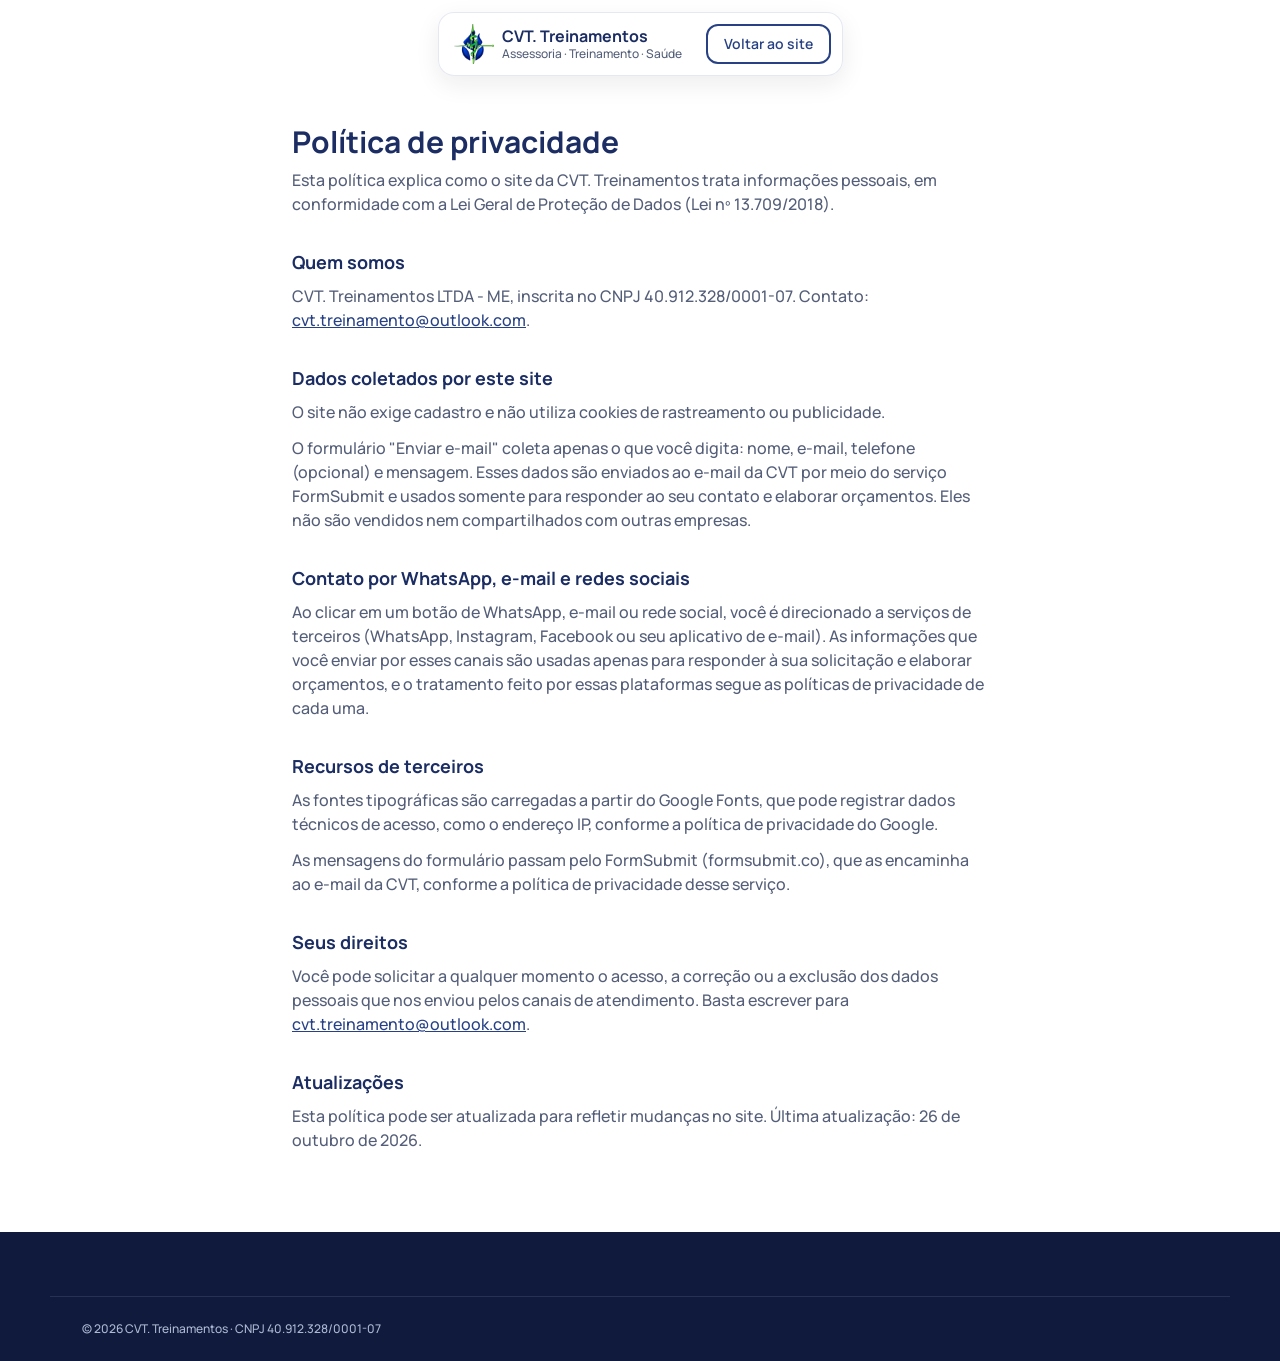
<file: privacidade.html>
<!DOCTYPE html>
<html lang="pt-BR">
<head>
  <meta charset="utf-8">
  <meta name="viewport" content="width=device-width, initial-scale=1, viewport-fit=cover">
  <title>Política de Privacidade | CVT. Treinamentos</title>
  <meta name="robots" content="noindex">
  <link rel="icon" href="assets/img/favicon.ico" sizes="any">
  <link rel="icon" type="image/png" href="assets/img/favicon.png">
  <link rel="apple-touch-icon" href="assets/img/apple-touch-icon.png">
  <link rel="preconnect" href="https://fonts.googleapis.com">
  <link rel="preconnect" href="https://fonts.gstatic.com" crossorigin>
  <link rel="stylesheet" href="https://fonts.googleapis.com/css2?family=Manrope:wght@400..700&display=swap">
  <link rel="stylesheet" href="assets/css/style.css">
</head>
<body>
<header class="site-header">
  <div class="header-inner">
    <a class="brand" href="index.html">
      <img src="assets/img/logo-simbolo.png" alt="" width="40" height="39">
      <span class="brand-text"><strong>CVT. Treinamentos</strong><small>Assessoria · Treinamento · Saúde</small></span>
    </a>
    <div class="header-actions"><a class="btn btn-ghost btn-sm" href="./">Voltar ao site</a></div>
  </div>
</header>

<main class="wrap legal-page">
  <h1>Política de privacidade</h1>
  <p>Esta política explica como o site da CVT. Treinamentos trata informações pessoais, em conformidade com a Lei Geral de Proteção de Dados (Lei nº 13.709/2018).</p>

  <h2>Quem somos</h2>
  <p>CVT. Treinamentos LTDA - ME, inscrita no CNPJ 40.912.328/0001-07. Contato: <a href="mailto:cvt.treinamento@outlook.com">cvt.treinamento@outlook.com</a>.</p>

  <h2>Dados coletados por este site</h2>
  <p>O site não exige cadastro e não utiliza cookies de rastreamento ou publicidade.</p>
  <p>O formulário "Enviar e-mail" coleta apenas o que você digita: nome, e-mail, telefone (opcional) e mensagem. Esses dados são enviados ao e-mail da CVT por meio do serviço FormSubmit e usados somente para responder ao seu contato e elaborar orçamentos. Eles não são vendidos nem compartilhados com outras empresas.</p>

  <h2>Contato por WhatsApp, e-mail e redes sociais</h2>
  <p>Ao clicar em um botão de WhatsApp, e-mail ou rede social, você é direcionado a serviços de terceiros (WhatsApp, Instagram, Facebook ou seu aplicativo de e-mail). As informações que você enviar por esses canais são usadas apenas para responder à sua solicitação e elaborar orçamentos, e o tratamento feito por essas plataformas segue as políticas de privacidade de cada uma.</p>

  <h2>Recursos de terceiros</h2>
  <p>As fontes tipográficas são carregadas a partir do Google Fonts, que pode registrar dados técnicos de acesso, como o endereço IP, conforme a política de privacidade do Google.</p>
  <p>As mensagens do formulário passam pelo FormSubmit (formsubmit.co), que as encaminha ao e-mail da CVT, conforme a política de privacidade desse serviço.</p>

  <h2>Seus direitos</h2>
  <p>Você pode solicitar a qualquer momento o acesso, a correção ou a exclusão dos dados pessoais que nos enviou pelos canais de atendimento. Basta escrever para <a href="mailto:cvt.treinamento@outlook.com">cvt.treinamento@outlook.com</a>.</p>

  <h2>Atualizações</h2>
  <p>Esta política pode ser atualizada para refletir mudanças no site. Última atualização: 26 de outubro de 2026.</p>
</main>

<footer class="site-footer">
  <div class="wrap footer-bottom"><p>© 2026 CVT. Treinamentos · CNPJ 40.912.328/0001-07</p></div>
</footer>
</body>
</html>
</file>
<file: assets/css/style.css>
/* =========================================================
   CVT. Treinamentos — Landing page
   Layout: corporativo, alinhado à esquerda, faixas alternadas
   branco / azul-acinzentado e rodapé marinho; barra de navegação
   flutuante; linha de pulso (ECG) do logotipo como único
   elemento gráfico recorrente.

   Sistema visual (skill landing-page-design):
   - Tamanhos de texto só na escala Tailwind (--text-*)
   - Espaçamentos só em 0, 2, 4, 8, 12, 16, 24, 32, 40, 48, 64, 80, 96 px
   - Raios só em 4, 6, 8, 12, 16, 24 px ou 9999px
   - Movimento: curva --ease, 500ms para posição, 300ms para cor
   - Uma única fonte: Manrope (até o peso 700)
   As cores seguem a marca da CVT.
   ========================================================= */

:root {
  /* Cores da marca (extraídas do logotipo) */
  --navy: #1B2D63;
  --blue: #274184;
  --green: #1F7A44;        /* verde do logo, escurecido para contraste AA (4,9:1 no fundo claro) */
  --green-strong: #186236;
  --pulse: #79B688;        /* verde original do logo (decorativo) */

  /* Neutros com leve viés azul */
  --ink: #141C33;
  --muted: #545E78;
  --line: #E1E6F0;
  --bg: #FFFFFF;
  --bg-alt: #F3F5FA;
  --on-dark: #E9EDF7;
  --on-dark-muted: #AEB8D3;
  --danger: #B42318;       /* erros de formulário (contraste AA) */

  /* Tipografia */
  --font: "Manrope", "Segoe UI", system-ui, -apple-system, sans-serif;

  /* Escala de texto (tamanho / altura de linha) */
  --text-xs: 0.75rem;   --lh-xs: 1rem;
  --text-sm: 0.875rem;  --lh-sm: 1.25rem;
  --text-base: 1rem;    --lh-base: 1.5rem;
  --text-lg: 1.125rem;  --lh-lg: 1.75rem;
  --text-xl: 1.25rem;   --lh-xl: 1.75rem;
  --text-2xl: 1.5rem;   --lh-2xl: 2rem;
  --text-3xl: 1.875rem; --lh-3xl: 2.25rem;
  --text-4xl: 2.25rem;  --lh-4xl: 2.5rem;
  --text-5xl: 3rem;     --lh-5xl: 1;

  /* Layout */
  --gutter: 16px;
  --bar-h: 64px;                                    /* altura da barra de navegação */
  --bar-top: 12px;                                  /* distância da barra até o topo */
  --header-space: calc(var(--bar-top) + var(--bar-h) + env(safe-area-inset-top, 0px));
  --shadow: 0 1px 2px rgba(20, 28, 51, .06), 0 8px 24px rgba(20, 28, 51, .06);

  /* Movimento */
  --ease: cubic-bezier(0.22, 1, 0.36, 1);
  --dur: 500ms;
  --dur-fast: 300ms;

  color-scheme: light;
}
@media (min-width: 640px) { :root { --gutter: 24px; } }
@media (min-width: 1024px) { :root { --gutter: 32px; } }

/* ---------- Base ---------- */
*, *::before, *::after { box-sizing: border-box; }
html { scroll-behavior: smooth; scroll-padding-top: calc(var(--header-space) + 16px); -webkit-text-size-adjust: 100%; }
html.menu-open { overflow: hidden; }
body {
  margin: 0;
  font-family: var(--font);
  font-size: var(--text-base);
  line-height: var(--lh-base);
  font-weight: 500;            /* Manrope 500: texto corrido mais firme na tela */
  color: var(--ink);
  background: var(--bg);
  -webkit-font-smoothing: antialiased;
}
img, video { max-width: 100%; display: block; }
a { color: var(--blue); }
button { font: inherit; color: inherit; cursor: pointer; }
h1, h2, h3 { font-weight: 700; color: var(--navy); margin: 0; text-wrap: balance; }
p { margin: 0; text-wrap: pretty; }
ul { margin: 0; padding: 0; list-style: none; }
[hidden] { display: none !important; }
:focus-visible { outline: 3px solid var(--blue); outline-offset: 4px; border-radius: 6px; }

.ico { width: 1.25em; height: 1.25em; flex: none; }
.sr-only { position: absolute; width: 1px; height: 1px; padding: 0; margin: -1px; overflow: hidden; clip: rect(0 0 0 0); white-space: nowrap; border: 0; }
.skip-link { position: absolute; left: 16px; top: -64px; z-index: 100; background: var(--navy); color: #fff; padding: 8px 16px; border-radius: 8px; }
.skip-link:focus { top: 16px; }

.wrap {
  width: 100%;
  max-width: 1180px;
  margin-inline: auto;
  padding-left: max(var(--gutter), env(safe-area-inset-left, 0px));
  padding-right: max(var(--gutter), env(safe-area-inset-right, 0px));
}

.eyebrow {
  display: inline-flex; align-items: center; gap: 12px; margin-bottom: 12px;
  font-size: var(--text-xs); line-height: var(--lh-xs);
  font-weight: 700; letter-spacing: .12em; text-transform: uppercase; color: var(--green);
}
.eyebrow::before { content: ""; width: 24px; height: 2px; background: currentColor; border-radius: 2px; }

/* ---------- Botões ---------- */
.btn {
  display: inline-flex; align-items: center; justify-content: center; gap: 8px;
  min-height: 48px; padding: 12px 24px;            /* 48px de altura: alvo de toque confortável */
  border-radius: 12px; border: 2px solid transparent;
  font-weight: 600;
  font-size: var(--text-base); line-height: var(--lh-base);
  text-decoration: none; white-space: nowrap;
  transition: background-color var(--dur-fast) var(--ease), color var(--dur-fast) var(--ease),
              border-color var(--dur-fast) var(--ease), transform var(--dur) var(--ease);
}
.btn-sm { min-height: 40px; padding: 8px 16px; font-size: var(--text-sm); line-height: var(--lh-sm); }
.btn-wa { background: var(--green); color: #fff; }
.btn-wa:hover { background: var(--green-strong); }
.btn-primary { background: var(--blue); color: #fff; }
.btn-primary:hover { background: var(--navy); }
.btn[disabled] { opacity: .6; cursor: progress; }
.btn-ghost { border-color: var(--blue); color: var(--blue); background: transparent; }
.btn-ghost:hover { background: var(--blue); color: #fff; }

.link-btn {
  display: inline-flex; align-items: center; gap: 8px;
  background: none; border: 0; padding: 4px 0;
  font-weight: 600;
  font-size: var(--text-sm); line-height: var(--lh-sm); color: var(--blue);
}
.link-btn .ico { transition: transform var(--dur) var(--ease); }
.link-btn:hover .ico { transform: translateX(4px); }

.icon-btn {
  display: inline-grid; place-items: center; width: 44px; height: 44px;
  border-radius: 9999px; border: 1px solid var(--line); background: #fff; color: var(--navy);
  transition: background-color var(--dur-fast) var(--ease), transform var(--dur) var(--ease);
}
.icon-btn:hover { background: var(--bg-alt); }

/* Retorno físico ao toque */
.btn:active, .icon-btn:active, .social-btn:active, .course:active,
.sector:active, .gallery-item:active, .tab:active { transform: scale(0.98); }

/* ---------- Cabeçalho: barra flutuante ---------- */
body::before {
  content: ""; position: fixed; inset: 0 0 auto; height: env(safe-area-inset-top, 0px);
  z-index: 60; background: var(--bg);
}
.site-header {
  position: fixed; left: 0; right: 0; z-index: 50;
  top: calc(var(--bar-top) + env(safe-area-inset-top, 0px));
  padding-left: max(var(--gutter), env(safe-area-inset-left, 0px));
  padding-right: max(var(--gutter), env(safe-area-inset-right, 0px));
}
.header-inner {
  position: relative; isolation: isolate;
  display: flex; align-items: center; gap: 16px;
  height: var(--bar-h); padding: 0 8px 0 16px;
  max-width: 1180px; margin-inline: auto;
}
/* Fundo translúcido em pseudo-elemento: o desfoque não prende o menu
   do celular (position: fixed) dentro da barra. */
.header-inner::before {
  content: ""; position: absolute; inset: 0; z-index: -1;
  border-radius: 16px; border: 1px solid rgba(225, 230, 240, .9);
  background: rgba(255, 255, 255, .78);
  -webkit-backdrop-filter: saturate(1.4) blur(16px); backdrop-filter: saturate(1.4) blur(16px);
  box-shadow: 0 8px 24px rgba(20, 28, 51, .08);
}

.brand { position: relative; z-index: 2; display: flex; align-items: center; gap: 8px; text-decoration: none; min-width: 0; }
.brand img { width: 40px; height: auto; }
.brand-text { display: flex; flex-direction: column; min-width: 0; }
.brand-text strong {
  font-weight: 700; color: var(--navy);
  font-size: var(--text-base); line-height: var(--lh-sm); white-space: nowrap;
}
.brand-text small { font-size: var(--text-xs); line-height: var(--lh-xs); color: var(--muted); white-space: nowrap; }
@media (max-width: 419px) { .brand-text small { display: none; } }

.header-actions { position: relative; z-index: 2; margin-left: auto; display: flex; align-items: center; gap: 8px; }

/* Botão do menu: duas linhas que viram um X */
.menu-toggle {
  position: relative; display: inline-grid; place-items: center; width: 44px; height: 44px;
  border: 0; border-radius: 12px; background: none; color: var(--navy);
}
.menu-toggle .bar {
  position: absolute; left: 12px; width: 20px; height: 2px; border-radius: 2px; background: currentColor;
  transition: transform var(--dur) var(--ease);
}
.menu-toggle .bar:first-child { transform: translateY(-4px); }
.menu-toggle .bar:last-child { transform: translateY(4px); }
.menu-toggle[aria-expanded="true"] .bar:first-child { transform: rotate(45deg); }
.menu-toggle[aria-expanded="true"] .bar:last-child { transform: rotate(-45deg); }

/* Menu do celular: painel de altura total */
.main-nav {
  position: fixed; inset: 0; z-index: 1;
  padding: calc(var(--header-space) + 24px) max(var(--gutter), env(safe-area-inset-right, 0px)) 32px max(var(--gutter), env(safe-area-inset-left, 0px));
  background: rgba(255, 255, 255, .92);
  -webkit-backdrop-filter: saturate(1.4) blur(24px); backdrop-filter: saturate(1.4) blur(24px);
  overflow-y: auto;
  opacity: 0; visibility: hidden;
  transition: opacity var(--dur-fast) var(--ease), visibility 0s linear var(--dur-fast);
}
.main-nav.is-open { opacity: 1; visibility: visible; transition-delay: 0s; }
.main-nav ul { display: flex; flex-direction: column; }
.main-nav a {
  display: block; padding: 16px 0; border-bottom: 1px solid var(--line);
  font-weight: 600; font-size: var(--text-2xl); line-height: var(--lh-2xl);
  color: var(--navy); text-decoration: none;
}
.main-nav a.is-active { color: var(--green); }
/* Entrada dos links: um após o outro, 60ms de intervalo */
.main-nav li, .main-nav .social-menu {
  opacity: 0; transform: translateY(24px);
  transition: opacity var(--dur) var(--ease), transform var(--dur) var(--ease);
  transition-delay: calc(var(--i, 0) * 60ms);
}
.main-nav.is-open li, .main-nav.is-open .social-menu { opacity: 1; transform: none; }

@media (max-width: 559px) {
  .hide-xs { display: none; }
  .header-actions .btn-wa { width: 44px; min-height: 44px; padding: 0; border-radius: 9999px; }
  .header-actions .btn-wa .ico { width: 24px; height: 24px; }
}

@media (min-width: 1024px) {
  .header-inner { width: max-content; max-width: 100%; padding: 0 12px 0 16px; gap: 24px; }
  .menu-toggle { display: none; }
  .main-nav {
    position: static; inset: auto; z-index: auto; padding: 0; overflow: visible;
    background: none; -webkit-backdrop-filter: none; backdrop-filter: none;
    opacity: 1; visibility: visible; transition: none;
  }
  .main-nav li { opacity: 1; transform: none; transition: none; }
  .main-nav ul { flex-direction: row; gap: 4px; }
  .main-nav a {
    position: relative; border: 0; padding: 8px 12px; border-radius: 8px;
    font-size: var(--text-sm); line-height: var(--lh-sm); color: var(--ink);
  }
  .main-nav a.is-active { color: var(--ink); }
  .main-nav a::after {
    content: ""; position: absolute; left: 12px; right: 12px; bottom: 2px; height: 2px;
    background: var(--green); transform: scaleX(0); transform-origin: left;
    transition: transform var(--dur) var(--ease);
  }
  .main-nav a:hover::after, .main-nav a.is-active::after { transform: scaleX(1); }
  .header-actions { margin-left: 0; }
}

/* ---------- Hero ---------- */
.hero {
  position: relative; overflow: hidden; background: var(--bg-alt);
  padding-top: calc(var(--header-space) + 32px); padding-bottom: 48px;
}
.hero-pulse {
  position: absolute; left: 0; right: 0; bottom: 8px; width: 100%; height: 112px;
  pointer-events: none; display: none; opacity: 0; animation: pulse-in 800ms var(--ease) 300ms forwards;
}
.hero-pulse path { fill: none; stroke: var(--pulse); stroke-width: 2; vector-effect: non-scaling-stroke; }
@keyframes pulse-in { to { opacity: .55; } }
@media (min-width: 900px) { .hero-pulse { display: block; } }

.hero-grid { position: relative; display: grid; gap: 32px; }
.hero-copy { min-width: 0; }
.hero h1 { max-width: 680px; font-size: var(--text-4xl); line-height: var(--lh-4xl); letter-spacing: -.01em; }
.hero h1 .br-md { display: none; }
.lead { max-width: 680px; margin-top: 16px; font-size: var(--text-lg); line-height: var(--lh-lg); color: var(--muted); }
.hero-ctas { display: flex; flex-wrap: wrap; gap: 12px; margin-top: 32px; }
.hero-ctas .btn { flex: 1 1 224px; }

.hero-media { margin: 0; }
.video-frame {
  position: relative; border-radius: 24px; overflow: hidden; background: var(--navy);
  aspect-ratio: 4 / 5; max-width: 100%; max-height: 72vh;
  box-shadow: 0 24px 64px rgba(27, 45, 99, .22);
}
.video-frame video { width: 100%; height: 100%; object-fit: cover; }
.video-toggle {
  position: absolute; right: 12px; bottom: 12px; width: 40px; height: 40px; border-radius: 9999px;
  display: grid; place-items: center; border: 0; color: #fff;
  background: rgba(20, 28, 51, .55); -webkit-backdrop-filter: blur(8px); backdrop-filter: blur(8px);
}
.video-toggle .ico { width: 16px; height: 16px; }
.video-toggle .ico-play, .video-toggle[data-state="paused"] .ico-pause { display: none; }
.video-toggle[data-state="paused"] .ico-play { display: block; }
.hero-media figcaption, .about-media figcaption {
  display: flex; align-items: center; gap: 8px; margin-top: 12px;
  font-size: var(--text-xs); line-height: var(--lh-xs); color: var(--muted);
}
.hero-media figcaption .ico, .about-media figcaption .ico { color: var(--green); width: 16px; height: 16px; }

@media (min-width: 900px) {
  .hero { padding-top: calc(var(--header-space) + 64px); padding-bottom: 96px; }
  .hero-grid { grid-template-columns: minmax(0, 1.25fr) minmax(0, .75fr); align-items: center; gap: 64px; }
  .hero h1 { font-size: var(--text-5xl); line-height: var(--lh-5xl); }
  .hero h1 .br-md { display: inline; }
  .hero-ctas .btn { flex: 0 0 auto; }
  .video-frame { aspect-ratio: 9 / 16; width: 100%; max-width: 340px; max-height: none; margin-left: auto; }
  .hero-media figcaption { justify-content: flex-end; }
}

/* ---------- Seções ---------- */
.section { padding-block: 64px; }
.section-alt { background: var(--bg-alt); }
.section-head { max-width: 680px; margin-bottom: 40px; }
.section-head h2, .about-copy h2 { font-size: var(--text-3xl); line-height: var(--lh-3xl); letter-spacing: -.01em; }
.section-head p:not(.eyebrow) { margin-top: 12px; color: var(--muted); font-size: var(--text-lg); line-height: var(--lh-lg); }
@media (min-width: 900px) {
  .section { padding-block: 96px; }
  .section-head h2, .about-copy h2 { font-size: var(--text-4xl); line-height: var(--lh-4xl); }
}

.icon-badge {
  display: inline-grid; place-items: center; width: 48px; height: 48px; border-radius: 12px;
  background: rgba(39, 65, 132, .08); color: var(--blue);
}
.icon-badge .ico { width: 24px; height: 24px; }

/* Sobre */
.about-grid { display: grid; gap: 32px; align-items: center; }
.about-media { margin: 0; min-width: 0; }
.about-photo { border-radius: 16px; overflow: hidden; aspect-ratio: 5 / 4; background: var(--bg-alt); }   /* proporção da foto */
.about-photo img { width: 100%; height: 100%; object-fit: cover; object-position: center 50%; }
.about-copy { min-width: 0; }
.about-copy h2 { margin-bottom: 16px; }
.about-copy p:not(.eyebrow) { color: var(--muted); max-width: 60ch; }
.about-copy p + p { margin-top: 16px; }

.mvv { display: grid; gap: 32px; margin-top: 48px; padding-top: 40px; border-top: 1px solid var(--line); }
.mvv-item h3 { margin: 16px 0 8px; font-size: var(--text-lg); line-height: var(--lh-lg); }
.mvv-item p { color: var(--muted); font-size: var(--text-sm); line-height: var(--lh-sm); }

@media (min-width: 900px) {
  .about-grid { grid-template-columns: minmax(0, .9fr) minmax(0, 1.1fr); gap: 64px; }
  .mvv { grid-template-columns: repeat(3, minmax(0, 1fr)); gap: 40px; }
}

/* Serviços */
.services { display: grid; gap: 16px; }
.service {
  display: flex; flex-direction: column; gap: 12px; min-width: 0;
  background: #fff; border: 1px solid var(--line); border-radius: 16px; padding: 24px;
  transition: border-color var(--dur-fast) var(--ease), box-shadow var(--dur-fast) var(--ease);
}
.service:hover { border-color: #cdd5e6; box-shadow: var(--shadow); }
.service h3 { margin-top: 4px; font-size: var(--text-xl); line-height: var(--lh-xl); }
.service > p { color: var(--muted); font-size: var(--text-sm); line-height: var(--lh-sm); }
.tags { display: flex; flex-wrap: wrap; gap: 8px; margin: 4px 0 8px; }
.tags li {
  padding: 4px 12px; border-radius: 9999px;
  font-size: var(--text-xs); line-height: var(--lh-xs); font-weight: 500; color: var(--navy);
  background: var(--bg-alt); border: 1px solid var(--line);
}
.service .link-btn { margin-top: auto; align-self: flex-start; }
@media (min-width: 900px) { .services { grid-template-columns: repeat(3, minmax(0, 1fr)); gap: 24px; } }

/* Treinamentos */
.tabs {
  display: inline-flex; gap: 4px; padding: 4px; margin-bottom: 24px; max-width: 100%;
  background: var(--bg-alt); border: 1px solid var(--line); border-radius: 12px;
}
.tab {   /* raio interno = 12px (externo) − 4px (folga) */
  display: inline-flex; align-items: center; gap: 8px; min-height: 40px; padding: 8px 16px;
  border: 0; border-radius: 8px; background: transparent;
  font-weight: 600; font-size: var(--text-sm); line-height: var(--lh-sm); color: var(--muted);
  transition: background-color var(--dur-fast) var(--ease), color var(--dur-fast) var(--ease), transform var(--dur) var(--ease);
}
.tab[aria-selected="true"] { background: #fff; color: var(--navy); box-shadow: 0 1px 4px rgba(20, 28, 51, .1); }
.tab .count {
  min-width: 24px; padding: 0 8px; border-radius: 9999px;
  font-size: var(--text-xs); line-height: var(--lh-xs); font-variant-numeric: tabular-nums;
  background: rgba(39, 65, 132, .1); color: var(--blue);
}
@media (max-width: 559px) {
  .tabs { display: flex; width: 100%; }
  .tab { flex: 1 1 auto; justify-content: center; padding: 8px; }
}
.tab-panel:focus-visible { outline-offset: 8px; }

.course-grid { display: grid; gap: 12px; grid-template-columns: 1fr; }
@media (min-width: 640px) { .course-grid { grid-template-columns: repeat(2, minmax(0, 1fr)); } }
@media (min-width: 1000px) { .course-grid { grid-template-columns: repeat(3, minmax(0, 1fr)); } }
.course {
  width: 100%; height: 100%; display: flex; align-items: center; gap: 16px; text-align: left;
  background: #fff; border: 1px solid var(--line); border-radius: 12px; padding: 12px 16px;
  transition: border-color var(--dur-fast) var(--ease), box-shadow var(--dur-fast) var(--ease), transform var(--dur) var(--ease);
}
.course:hover { border-color: var(--blue); box-shadow: var(--shadow); }
.course:hover .code { background: var(--blue); color: #fff; }
.course .code {
  flex: none; display: grid; place-items: center; width: 80px; height: 40px; padding: 0 4px;
  border-radius: 8px; background: rgba(39, 65, 132, .08); color: var(--blue);
  font-weight: 700; font-size: var(--text-xs); line-height: var(--lh-xs);
  font-variant-numeric: tabular-nums; white-space: nowrap;
  transition: background-color var(--dur-fast) var(--ease), color var(--dur-fast) var(--ease);
}
.course .code-icon .ico { width: 20px; height: 20px; }
.course .name { min-width: 0; font-size: var(--text-sm); line-height: var(--lh-sm); font-weight: 500; color: var(--ink); }

/* Chamada no fim de cada lista: completa a última linha da grade */
.course-cta {
  display: flex; flex-direction: column; align-items: flex-start; justify-content: center; gap: 12px;
  padding: 16px 24px; border-radius: 12px; background: var(--bg-alt); border: 1px dashed #c9d1e3;
  font-size: var(--text-sm); line-height: var(--lh-sm); color: var(--muted);
}
.course-cta strong { color: var(--navy); }
@media (min-width: 640px) and (max-width: 999px) {
  #painel-prof .course-cta { grid-column: span 2; flex-direction: row; align-items: center; justify-content: space-between; }
}
@media (min-width: 1000px) {
  #painel-nr .course-cta { grid-column: span 2; flex-direction: row; align-items: center; justify-content: space-between; }
}

/* Frase em destaque: cada palavra acende ao rolar */
.tagline { padding-block: 80px; }
.tagline p {
  max-width: 680px;
  font-weight: 700; color: var(--navy);
  font-size: var(--text-4xl); line-height: var(--lh-4xl); letter-spacing: -.01em;
  text-wrap: balance;
}
.js .tagline .w { color: rgba(27, 45, 99, .3); transition: color var(--dur) var(--ease); }
.js .tagline .w.on { color: var(--navy); }
@media (min-width: 900px) {
  .tagline { padding-block: 96px; }
  .tagline p { font-size: var(--text-5xl); line-height: var(--lh-5xl); }
}

/* Galeria */
.gallery-grid { display: grid; grid-template-columns: repeat(3, minmax(0, 1fr)); gap: 8px; }
.gallery-item {
  display: block; width: 100%; padding: 0; border: 0; background: var(--line);
  border-radius: 8px; overflow: hidden; aspect-ratio: 1 / 1;
  transition: transform var(--dur) var(--ease);
}
.gallery-item img { width: 100%; height: 100%; object-fit: cover; transition: transform var(--dur) var(--ease); }
.gallery-item:hover img { transform: scale(1.04); }
.gallery-video-wrap { margin-top: 24px; max-width: 360px; }
.gallery-video { margin: 0; }
.gallery-video video {
  width: 100%; aspect-ratio: 9 / 16; object-fit: cover;
  border-radius: 16px; background: var(--navy);
}
.gallery-video figcaption, .lightbox figcaption {
  margin-top: 8px; font-size: var(--text-xs); line-height: var(--lh-xs); color: var(--muted);
}
@media (min-width: 760px) {
  .gallery-grid { gap: 16px; }
  .gallery-item { border-radius: 16px; }
}
@media (min-width: 1000px) {
  .gallery-layout { display: grid; grid-template-columns: minmax(0, 2.2fr) minmax(0, 1fr); gap: 24px; align-items: start; }
  .gallery-video-wrap { margin-top: 0; max-width: none; }
}

/* Contato */
.sectors { display: grid; gap: 12px; }
@media (min-width: 640px) { #sector-list { grid-template-columns: repeat(2, minmax(0, 1fr)); gap: 16px; } }
@media (min-width: 1000px) { #sector-list { grid-template-columns: repeat(4, minmax(0, 1fr)); } }
.sector {
  display: flex; flex-direction: column; gap: 4px; height: 100%;
  padding: 24px; border-radius: 16px; background: #fff; border: 1px solid var(--line);
  text-decoration: none; color: var(--ink);
  transition: border-color var(--dur-fast) var(--ease), box-shadow var(--dur-fast) var(--ease), transform var(--dur) var(--ease);
}
.sector:hover { border-color: var(--green); box-shadow: var(--shadow); }
.sector-label { font-weight: 700; color: var(--navy); }
.sector-phone { margin-top: 8px; font-size: var(--text-sm); line-height: var(--lh-sm); color: var(--ink); font-variant-numeric: tabular-nums; }
.sector-cta {
  display: inline-flex; align-items: center; gap: 8px; margin-top: 16px;
  font-weight: 600; font-size: var(--text-sm); line-height: var(--lh-sm); color: var(--green);
}
.sector-cta .ico { width: 20px; height: 20px; }

/* Formulário de e-mail + canais */
.contact-grid { display: grid; gap: 24px; margin-top: 24px; align-items: start; }
.contact-form {
  display: grid; gap: 16px; padding: 24px;
  background: var(--bg-alt); border: 1px solid var(--line); border-radius: 16px;
}
.contact-form h3 { font-size: var(--text-xl); line-height: var(--lh-xl); }
.form-intro { margin-top: -8px; font-size: var(--text-sm); line-height: var(--lh-sm); color: var(--muted); }
.field { display: grid; gap: 8px; min-width: 0; align-content: start; }
.field-row { display: grid; gap: 16px; }
.field label { font-size: var(--text-sm); line-height: var(--lh-sm); font-weight: 600; color: var(--navy); }
.field .optional { font-weight: 500; color: var(--muted); }
.field input, .field textarea {
  width: 100%; min-height: 48px; padding: 12px 16px;
  font: inherit; color: var(--ink); background: #fff;
  border: 1px solid #cdd5e6; border-radius: 12px;
  transition: border-color var(--dur-fast) var(--ease), box-shadow var(--dur-fast) var(--ease);
}
.field textarea { min-height: 128px; resize: vertical; }
.field input::placeholder, .field textarea::placeholder { color: #8A93AB; }
.field input:focus, .field textarea:focus { outline: none; border-color: var(--blue); box-shadow: 0 0 0 4px rgba(39, 65, 132, .15); }
.field [aria-invalid="true"] { border-color: var(--danger); }
.field-error { font-size: var(--text-xs); line-height: var(--lh-xs); color: var(--danger); font-weight: 600; }
.hp { position: absolute; left: -9999px; width: 1px; height: 1px; opacity: 0; }
.contact-form .btn { justify-self: start; }
.form-status { font-size: var(--text-sm); line-height: var(--lh-sm); font-weight: 600; }
.form-status.is-ok { color: var(--green); }
.form-status.is-error { color: var(--danger); }
@media (min-width: 640px) {
  .contact-form { padding: 32px; }
  .field-row { grid-template-columns: repeat(2, minmax(0, 1fr)); }
}
@media (min-width: 1000px) {
  .contact-grid { grid-template-columns: minmax(0, 1.6fr) minmax(0, 1fr); gap: 32px; }
  .contact-grid .channels { grid-template-columns: 1fr; }
}

.channels { display: grid; gap: 12px; }
@media (min-width: 760px) { .channels { grid-template-columns: repeat(3, minmax(0, 1fr)); gap: 16px; } }
.channel {
  display: flex; align-items: center; gap: 16px; min-width: 0;
  padding: 16px; border-radius: 16px; border: 1px solid var(--line); background: #fff;
  color: var(--ink); text-decoration: none;
  transition: border-color var(--dur-fast) var(--ease);
}
a.channel:hover { border-color: var(--blue); }
.channel > .ico { color: var(--blue); width: 24px; height: 24px; }
.channel > div { display: flex; flex-direction: column; min-width: 0; flex: 1; }
.channel > div > * { overflow-wrap: break-word; }
.channel-label { font-size: var(--text-xs); line-height: var(--lh-xs); color: var(--muted); }
.channel a { color: var(--ink); text-decoration: none; }

/* ---------- Rodapé ---------- */
.site-footer { background: #0F1A3D; color: var(--on-dark-muted); font-size: var(--text-sm); line-height: var(--lh-sm); padding-top: 64px; }
.site-footer a { color: var(--on-dark); text-decoration: none; }
.site-footer a:hover { text-decoration: underline; }
.footer-grid { display: grid; gap: 32px; padding-bottom: 40px; }
.footer-grid h2 { margin-bottom: 12px; font-size: var(--text-xs); line-height: var(--lh-xs); letter-spacing: .12em; text-transform: uppercase; color: #fff; }
.footer-brand { display: flex; gap: 16px; align-items: flex-start; }
.footer-brand strong { color: #fff; font-size: var(--text-base); line-height: var(--lh-base); }
.footer-brand p { margin-top: 4px; }
.footer-logo { flex: none; display: grid; place-items: center; width: 56px; height: 56px; border-radius: 12px; background: #fff; }
.footer-logo img { width: 40px; height: auto; }
.legal { margin-bottom: 8px; }
.footer-bottom {
  border-top: 1px solid rgba(255, 255, 255, .1);
  padding-block: 24px calc(24px + env(safe-area-inset-bottom, 0px));
  font-size: var(--text-xs); line-height: var(--lh-xs);
}
@media (min-width: 760px) { .footer-grid { grid-template-columns: 1fr auto; align-items: start; } }

/* ---------- Janela de atendimento (WhatsApp) ---------- */
.wa-dialog {
  border: 0; padding: 0; margin: auto auto 0; width: 100%; max-width: 100%;
  border-radius: 24px 24px 0 0; background: #fff; color: var(--ink);
  box-shadow: 0 -8px 40px rgba(20, 28, 51, .2);
}
.wa-dialog::backdrop { background: rgba(15, 26, 61, .5); -webkit-backdrop-filter: blur(2px); backdrop-filter: blur(2px); }
.wa-dialog[open] { animation: sheet-up var(--dur) var(--ease); }
@keyframes sheet-up { from { transform: translateY(32px); opacity: 0; } }
.wa-dialog-inner {
  padding: 24px max(var(--gutter), env(safe-area-inset-right, 0px)) calc(24px + env(safe-area-inset-bottom, 0px)) max(var(--gutter), env(safe-area-inset-left, 0px));
}
.wa-dialog-head { display: flex; align-items: flex-start; justify-content: space-between; gap: 12px; }
.wa-dialog h2 { font-size: var(--text-xl); line-height: var(--lh-xl); }
.wa-subject { margin-top: 4px; font-size: var(--text-sm); line-height: var(--lh-sm); color: var(--blue); font-weight: 600; }
.wa-hint { margin: 12px 0 16px; font-size: var(--text-sm); line-height: var(--lh-sm); color: var(--muted); }
/* Descrição do treinamento (janela aberta a partir de um treinamento) */
.wa-desc { margin-top: 8px; font-size: var(--text-sm); line-height: var(--lh-sm); color: var(--ink); }
.wa-dialog-head:has(.wa-desc:not([hidden])) + .wa-hint {
  margin-top: 16px; padding-top: 16px; border-top: 1px solid var(--line);
  font-weight: 700; color: var(--navy);
}
.sectors-compact .sector { flex-direction: row; align-items: center; gap: 16px; padding: 12px 16px; border-radius: 12px; }
.sectors-compact .sector-icon {
  flex: none; display: grid; place-items: center; width: 40px; height: 40px; border-radius: 9999px;
  background: rgba(31, 122, 68, .1); color: var(--green);
}
.sectors-compact .sector-icon .ico { width: 24px; height: 24px; }
.sectors-compact .sector-body { display: flex; flex-direction: column; min-width: 0; flex: 1; }
.sectors-compact .sector-phone { margin-top: 0; font-size: var(--text-xs); line-height: var(--lh-xs); color: var(--muted); }
.sectors-compact .sector-arrow { color: var(--muted); width: 16px; height: 16px; }
@media (min-width: 640px) {
  .wa-dialog { margin: auto; max-width: 460px; border-radius: 24px; }
  .wa-dialog-inner { padding: 24px; }
  .wa-dialog[open] { animation-name: pop-in; }
  @keyframes pop-in { from { transform: scale(.96); opacity: 0; } }
}

/* ---------- Ampliação de fotos ---------- */
.lightbox { border: 0; padding: 0; background: transparent; max-width: min(92vw, 720px); max-height: 92vh; overflow: visible; }
.lightbox::backdrop { background: rgba(10, 16, 36, .88); }
.lightbox figure { margin: 0; }
.lightbox img { max-height: 82vh; width: auto; margin-inline: auto; border-radius: 12px; }
.lightbox figcaption { color: var(--on-dark); text-align: center; }
.lightbox-close { position: absolute; top: -8px; right: -8px; z-index: 1; }

/* ---------- Redes sociais ---------- */
.social { display: flex; align-items: center; gap: 8px; }
.social-btn {
  display: inline-grid; place-items: center; width: 40px; height: 40px; border-radius: 9999px;
  border: 1px solid var(--line); color: var(--navy); background: #fff;
  transition: background-color var(--dur-fast) var(--ease), color var(--dur-fast) var(--ease),
              border-color var(--dur-fast) var(--ease), transform var(--dur) var(--ease);
}
.social-btn .ico { width: 20px; height: 20px; }
.social-btn:hover { background: var(--blue); border-color: var(--blue); color: #fff; }
.social-header { display: none; }
.social-menu { gap: 12px; padding-top: 24px; flex-wrap: wrap; }
.main-nav .social-pill {
  display: inline-flex; align-items: center; gap: 8px; min-height: 44px; padding: 8px 16px;
  border: 1px solid var(--line); border-radius: 9999px; text-decoration: none;
  font-weight: 600; font-size: var(--text-base); line-height: var(--lh-base); color: var(--navy);
}
.main-nav .social-pill .ico { width: 20px; height: 20px; color: var(--blue); }
@media (min-width: 1024px) {
  .social-header { display: flex; }
  .main-nav .social-menu { display: none; }
}

/* ---------- Entrada das seções ao rolar ---------- */
.js .reveal { transition: opacity 700ms var(--ease), transform 700ms var(--ease); }
.js .reveal.is-pending { opacity: 0; transform: translateY(32px); }

@media (prefers-reduced-motion: reduce) {
  html { scroll-behavior: auto; }
  *, *::before, *::after { animation-duration: .01ms !important; animation-iteration-count: 1 !important; transition-duration: .01ms !important; transition-delay: 0s !important; }
  .js .reveal.is-pending { opacity: 1; transform: none; }
  .hero-pulse { opacity: .55; }
  .js .tagline .w { color: var(--navy); }
}

/* ---------- Páginas internas (privacidade, 404) ---------- */
.legal-page { padding-top: calc(var(--header-space) + 48px); padding-bottom: 80px; max-width: 760px; }
.legal-page h1 { margin-bottom: 8px; font-size: var(--text-3xl); line-height: var(--lh-3xl); }
.legal-page h2 { margin: 32px 0 8px; font-size: var(--text-lg); line-height: var(--lh-lg); }
.legal-page p, .legal-page li { color: var(--muted); }
.legal-page ul { list-style: disc; padding-left: 24px; display: grid; gap: 8px; }
.legal-page p + p { margin-top: 12px; }
.legal-page .btn { margin-top: 32px; }
</file>
